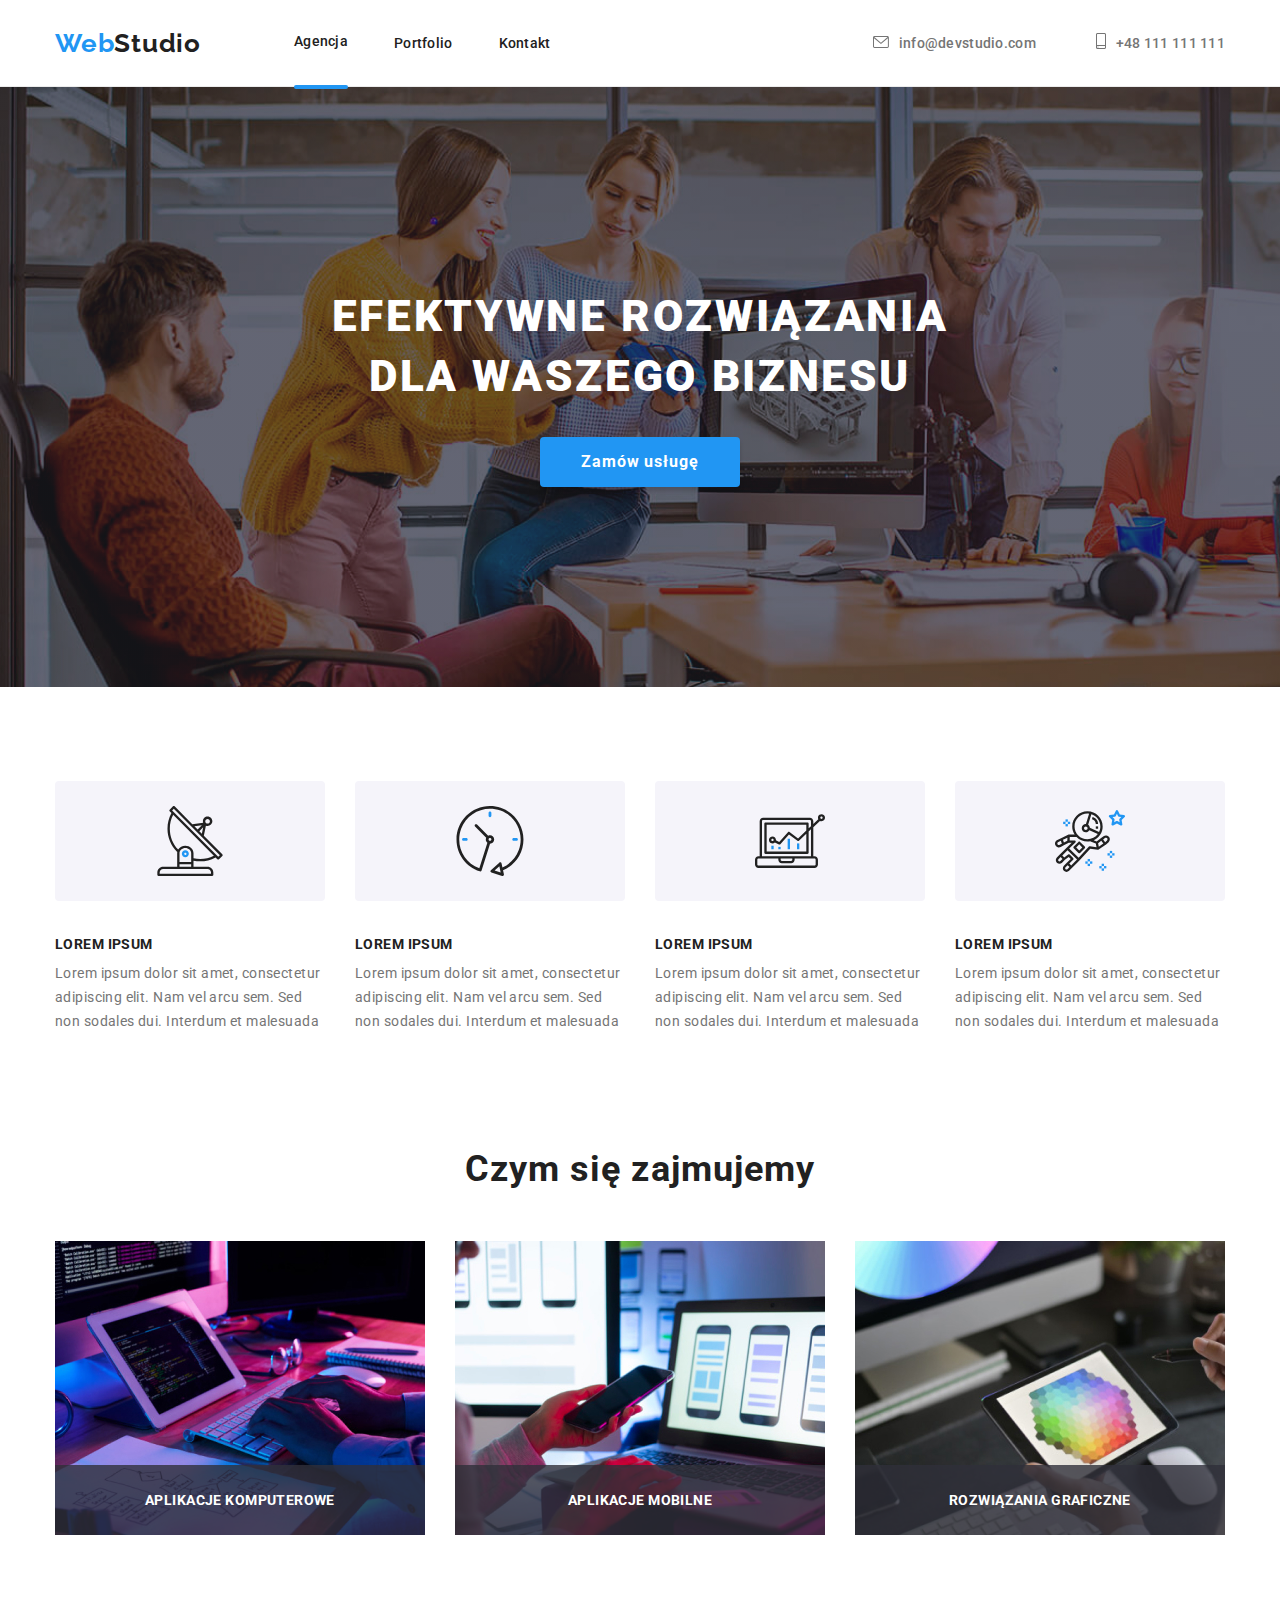
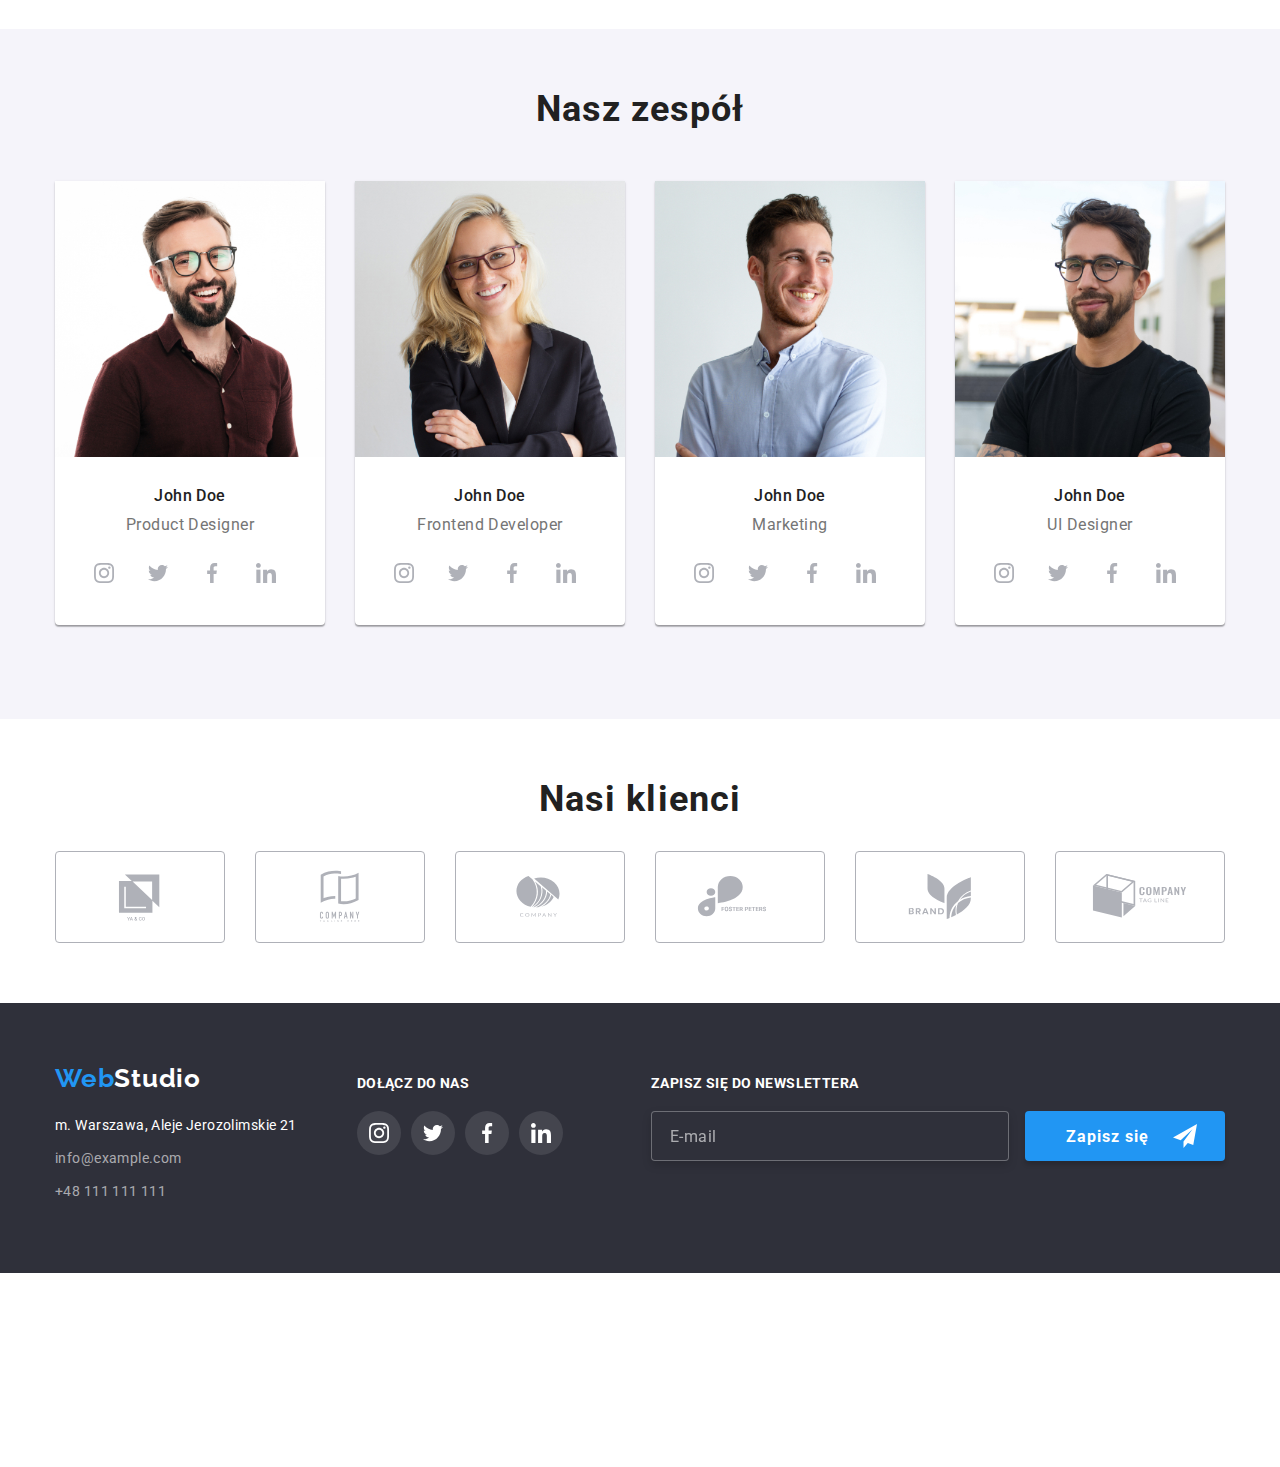
<file: index.html>
<!DOCTYPE html>
<html lang="en">

<head>
    <meta charset="UTF-8" />
    <meta name="description" content="Efektywne rozwiązania dla waszego biznesu" />
    <link rel="stylesheet"
        href="https://cdnjs.cloudflare.com/ajax/libs/modern-normalize/1.0.0/modern-normalize.min.css" />
    <link rel="stylesheet" href="./css/main.min.css">
    <link rel="preconnect" href="https://fonts.googleapis.com">
    <link rel="preconnect" href="https://fonts.gstatic.com" crossorigin>
    <link href="https://fonts.googleapis.com/css2?family=Raleway:wght@700&family=Roboto:wght@400;500;700;900&display=swap" rel="stylesheet">
    <meta name="viewport" content="width=device-width, initial-scale=1.0" />
    <title>WebStudio</title>
</head>

<body>
    <section class="navigationsection">
        <header class="header">
            <div class="container">
                <a class="logo link" href="index.html">Web<span class="logo--lighttheme">Studio</span></a>
                <nav class="nav">
                    <ul class="navigation">
                        <li class="navigation__item current"><a class="navigation__link"
                                href="index.html">Agencja</a>
                        </li>
                        <li class="navigation__item"><a class="navigation__link"
                                href="portfolio.html">Portfolio</a></li>
                        <li class="navigation__item"><a class="navigation__link" href="#">Kontakt</a></li>
                    </ul>
                </nav>

                <ul class="contact">
                    <li class="contact__item"><a class="contact__link--icon-mail link" href="mailto:info@devstudio.com"><svg
                                class="contact__link--icon-mail" width="16" height="12">
                                <use href="images/icons.svg#icon-envelope"></use>
                            </svg></a></li>
                    <li class="contact__item"><a class="contact__link--mail link" href="mailto:info@devstudio.com">info@devstudio.com</a></li>
                    <li class="contact__item"><a class="contact__link--icon-phone link" href="tel:+48111111111"><svg
                                class="contact__link--icon-phone link" width="10" height="16">
                                <use href="images/icons.svg#icon-smartphone"></use></a></li>
                    <li class="contact__item"><a class="contact__link--phone link" href="tel:+48111111111">+48 111 111 111</a></li>
                </ul>
                <button type="button" class="menu-open" data-menu-open>
                    <svg width="18.67" height="18.67">
                        <use href="images/icons.svg#icon-close"></use>
                    </svg>
                </button>
            </div>
        </header>
    </section>


    <main>

        <section class="backgroundsection">
            <div class="container">
                <h1 class="background__header">EFEKTYWNE ROZWIĄZANIA DLA WASZEGO BIZNESU</h1>
                <button class="background__button" type="button" data-modal-open>Zamów usługę</button>
            </div>

        </section>

        <section class="featuressection">
            <div class="container">
                <ul class="features">
                    <li class="features__item">
                        <svg class="features__icon" width="70" height="70">
                            <use href="images/icons.svg#icon-antenna"></use>
                        </svg>
                        <h3 class="features__title">LOREM IPSUM</h3>
                        <p class="features__description"> Lorem ipsum dolor sit amet, consectetur
                            adipiscing elit. Nam vel arcu sem. Sed
                            non sodales dui. Interdum et malesuada</p>
                    </li>
                    <li class="features__item">
                        <svg class="features__icon" width="70" height="70">
                            <use href="images/icons.svg#icon-clock"></use>
                        </svg>
                        <h3 class="features__title">LOREM IPSUM</h3>
                        <p class="features__description"> Lorem ipsum dolor sit amet, consectetur
                            adipiscing elit. Nam vel arcu sem. Sed
                            non sodales dui. Interdum et malesuada</p>
                    </li>
                    <li class="features__item">
                        <svg class="features__icon" width="70" height="70">
                            <use href="images/icons.svg#icon-diagram"></use>
                        </svg>
                        <h3 class="features__title">LOREM IPSUM</h3>
                        <p class="features__description"> Lorem ipsum dolor sit amet, consectetur
                            adipiscing elit. Nam vel arcu sem. Sed
                            non sodales dui. Interdum et malesuada</p>
                    </li>
                    <li class="features__item">
                        <svg class="features__icon" width="70" height="70">
                            <use href="images/icons.svg#icon-astronaut"></use>
                        </svg>
                        <h3 class="features__title">LOREM IPSUM</h3>
                        <p class="features__description"> Lorem ipsum dolor sit amet, consectetur
                            adipiscing elit. Nam vel arcu sem. Sed
                            non sodales dui. Interdum et malesuada</p>
                    </li>
                </ul>
            </div>
        </section>

        <section class="offersection">
            <div class="container">
                <h2 class="offer__header">Czym się zajmujemy</h2>
                <ul class="offer">
                    <li class="offer__item">
                        <div class="thumb">
                            <img src="images/img1resized.jpg" 
                                srcset="images/img1@1x.jpg 1x, images/img1@2x.jpg 2x"
                                alt="computer" 
                                width="370" 
                                height="294" />
                            <p class="label">APLIKACJE KOMPUTEROWE</p>
                        </div>
                    </li>
                    <li class="offer__item">
                        <div class="thumb">
                            <img src="images/img2resized.jpg" 
                                srcset="images/img2@1x.jpg 1x, images/img2@2x.jpg 2x"
                                alt="phone" 
                                width="370" 
                                height="294" />
                            <p class="label">APLIKACJE MOBILNE</p>
                        </div>
                    </li>
                    <li class="offer__item">
                        <div class="thumb">
                            <img src="images/img3resized.jpg"
                                srcset="images/img3@1x.jpg 1x, images/img3@2x.jpg 2x" 
                                alt="tablet" 
                                width="370" 
                                height="294" />
                            <p class="label">ROZWIĄZANIA GRAFICZNE</p>
                        </div>
                        
                    </li>
                </ul>
            </div>
        </section>

        <section class="teamsection">
            <div class="container">
                <h2 class="team__header">Nasz zespół</h2>
                <ul class="team">
                    <li class="team__item">
                        <figure class="team__card">
                            <picture>
                                <source
                                srcset="images/productdesigner_mobile@1x.jpg 1x, images/productdesigner_mobile@2x.jpg 2x"
                                media="(min-width:320px)"/>
                                <source
                                srcset="images/productdesigner_tablet@1x.jpg 1x, images/productdesigner_tablet@2x.jpg 2x"
                                media="(min-width:768px)"/>
                                <source
                                srcset="images/productdesigner_desktop@1x.jpg 1x, images/productdesigner_desktop@2x.jpg 2x"
                                media="(min-width:1200px)"/>
                                <img src="images/productdesignerresized.jpg" 
                                alt="Product Designer"
                                />
                            </picture>
                            <figcaption>
                                <p class="team__name">John Doe</p>
                                <p class="team__position">Product Designer</p>
                                <ul class="socialmedia">
                                    <li class="socialmedia__item">
                                        <a class="socialmedia__link" href="#">
                                            <svg class="socialmedia__icon" width="20" height="20">
                                                <use href="images/icons.svg#icon-instagram"></use>
                                            </svg>
                                        </a>
                                    </li>
                                    <li class="socialmedia__item">
                                        <a class="socialmedia__link" href="#">
                                            <svg class="socialmedia__icon" width="20" height="20">
                                                <use href="images/icons.svg#icon-twitter"></use>
                                            </svg>
                                        </a>
                                    </li>
                                    <li class="socialmedia__item">
                                        <a class="socialmedia__link" href="#">
                                            <svg class="socialmedia__icon" width="20" height="20">
                                                <use href="images/icons.svg#icon-facebook"></use>
                                            </svg>
                                        </a>
                                    </li>
                                    <li class="socialmedia__item">
                                        <a class="socialmedia__link" href="#">
                                            <svg class="socialmedia__icon" width="20" height="20">
                                                <use href="images/icons.svg#icon-linkedin"></use>
                                            </svg>
                                        </a>
                                    </li>
                                </ul>
                            </figcaption>
                        </figure>
                    </li>

                    <li class="team__item">
                        <figure class="team__card">
                            <picture>
                                <source
                                srcset="images/frontenddeveloper_mobile@1x.jpg 1x, images/frontenddeveloper_mobile@2x.jpg 2x"
                                media="(min-width:320px)"/>
                                <source
                                srcset="images/frontenddeveloper_tablet@1x.jpg 1x, images/frontenddeveloper_tablet@2x.jpg 2x"
                                media="(min-width:768px)"/>
                                <source
                                srcset="images/frontenddeveloper_desktop@1x.jpg 1x, images/frontenddeveloper_desktop@2x.jpg 2x"
                                media="(min-width:1200px)"/>
                                <img src="images/frontenddeveloperresized.jpg" 
                                alt="Frontend Developer"
                                />
                            </picture>
                            <figcaption>
                                <p class="team__name">John Doe</p>
                                <p class="team__position">Frontend Developer</p>
                                <ul class="socialmedia">
                                    <li class="socialmedia__item">
                                        <a class="socialmedia__link" href="#">
                                            <svg class="socialmedia__icon" width="20" height="20">
                                                <use href="images/icons.svg#icon-instagram"></use>
                                            </svg>
                                        </a>
                                    </li>
                                    <li class="socialmedia__item">
                                        <a class="socialmedia__link" href="#">
                                            <svg class="socialmedia__icon" width="20" height="20">
                                                <use href="images/icons.svg#icon-twitter"></use>
                                            </svg>
                                        </a>
                                    </li>
                                    <li class="socialmedia__item">
                                        <a class="socialmedia__link" href="#">
                                            <svg class="socialmedia__icon" width="20" height="20">
                                                <use href="images/icons.svg#icon-facebook"></use>
                                            </svg>
                                        </a>
                                    </li>
                                    <li class="socialmedia__item">
                                        <a class="socialmedia__link" href="#">
                                            <svg class="socialmedia__icon" width="20" height="20">
                                                <use href="images/icons.svg#icon-linkedin"></use>
                                            </svg>
                                        </a>
                                    </li>
                                </ul>
                            </figcaption>
                        </figure>
                    </li>

                    <li class="team__item">
                        <figure class="team__card">
                            <picture>
                                <source
                                srcset="images/marketing_mobile@1x.jpg 1x, images/marketing_mobile@2x.jpg 2x"
                                media="(min-width:320px)"/>
                                <source
                                srcset="images/marketing_tablet@1x.jpg 1x, images/marketing_tablet@2x.jpg 2x"
                                media="(min-width:768px)"/>
                                <source
                                srcset="images/marketing_desktop@1x.jpg 1x, images/marketing_desktop@2x.jpg 2x"
                                media="(min-width:1200px)"/>
                                <img src="images/marketingresized.jpg" 
                                alt="Marketing"
                                />
                            </picture>
                            <figcaption>
                                <p class="team__name">John Doe</p>
                                <p class="team__position">Marketing</p>
                                <ul class="socialmedia">
                                    <li class="socialmedia__item">
                                        <a class="socialmedia__link" href="#">
                                            <svg class="socialmedia__icon" width="20" height="20">
                                                <use href="images/icons.svg#icon-instagram"></use>
                                            </svg>
                                        </a>
                                    </li>
                                    <li class="socialmedia__item">
                                        <a class="socialmedia__link" href="#">
                                            <svg class="socialmedia__icon" width="20" height="20">
                                                <use href="images/icons.svg#icon-twitter"></use>
                                            </svg>
                                        </a>
                                    </li>
                                    <li class="socialmedia__item">
                                        <a class="socialmedia__link" href="#">
                                            <svg class="socialmedia__icon" width="20" height="20">
                                                <use href="images/icons.svg#icon-facebook"></use>
                                            </svg>
                                        </a>
                                    </li>
                                    <li class="socialmedia__item">
                                        <a class="socialmedia__link" href="#">
                                            <svg class="socialmedia__icon" width="20" height="20">
                                                <use href="images/icons.svg#icon-linkedin"></use>
                                            </svg>
                                        </a>
                                    </li>
                                </ul>
                            </figcaption>
                        </figure>
                    </li>

                    <li class="team__item">
                        <figure class="team__card">
                            <picture>
                                <source
                                srcset="images/uidesigner_mobile@1x.jpg 1x, images/uidesigner_mobile@2x.jpg 2x"
                                media="(min-width:320px)"/>
                                <source
                                srcset="images/uidesigner_tablet@1x.jpg 1x, images/uidesigner_tablet@2x.jpg 2x"
                                media="(min-width:768px)"/>
                                <source
                                srcset="images/uidesigner_desktop@1x.jpg 1x, images/uidesigner_desktop@2x.jpg 2x"
                                media="(min-width:1200px)"/>
                                <img src="images/uidesignerresized.jpg" 
                                alt="UI Designer"
                                />
                            </picture>
                            <figcaption>
                                <p class="team__name">John Doe</p>
                                <p class="team__position">UI Designer</p>
                                <ul class="socialmedia">
                                    <li class="socialmedia__item">
                                        <a class="socialmedia__link" href="#">
                                            <svg class="socialmedia__icon" width="20" height="20">
                                                <use href="images/icons.svg#icon-instagram"></use>
                                            </svg>
                                        </a>
                                    </li>
                                    <li class="socialmedia__item">
                                        <a class="socialmedia__link" href="#">
                                            <svg class="socialmedia__icon" width="20" height="20">
                                                <use href="images/icons.svg#icon-twitter"></use>
                                            </svg>
                                        </a>
                                    </li>
                                    <li class="socialmedia__item">
                                        <a class="socialmedia__link" href="#">
                                            <svg class="socialmedia__icon" width="20" height="20">
                                                <use href="images/icons.svg#icon-facebook"></use>
                                            </svg>
                                        </a>
                                    </li>
                                    <li class="socialmedia__item">
                                        <a class="socialmedia__link" href="#">
                                            <svg class="socialmedia__icon" width="20" height="20">
                                                <use href="images/icons.svg#icon-linkedin"></use>
                                            </svg>
                                        </a>
                                    </li>
                                </ul>
                            </figcaption>
                        </figure>
                    </li>
                </ul>
            </div>

        </section>

        <section class="customerssection">
            <div class="container">
                <h2 class="customers__header">Nasi klienci</h2>
                <ul class="customers">
                    <li class="customers__item">
                        <a class="customers__link" href="#">
                            <svg class="customers__icon" width="106" height="60.04">
                                <use href="images/icons.svg#icon-logo1"></use>
                            </svg>
                        </a>
                    </li>
                    <li class="customers__item">
                        <a class="customers__link" href="#">
                            <svg class="customers__icon" width="106" height="60.04">
                                <use href="images/icons.svg#icon-logo2"></use>
                            </svg>
                        </a>
                    </li>
                    <li class="customers__item">
                        <a class="customers__link" href="#">
                            <svg class="customers__icon" width="106" height="60.04">
                                <use href="images/icons.svg#icon-logo3"></use>
                            </svg>
                        </a>
                    </li>
                    <li class="customers__item">
                        <a class="customers__link" href="#">
                            <svg class="customers__icon" width="106" height="60.04">
                                <use href="images/icons.svg#icon-logo4"></use>
                            </svg>
                        </a>
                    </li>
                    <li class="customers__item">
                        <a class="customers__link" href="#">
                            <svg class="customers__icon" width="106" height="60.04">
                                <use href="images/icons.svg#icon-logo5"></use>
                            </svg>
                        </a>
                    </li>
                    <li class="customers__item">
                        <a class="customers__link" href="#">
                            <svg class="customers__icon" width="106" height="60.04">
                                <use href="images/icons.svg#icon-logo6"></use>
                            </svg>
                        </a>
                    </li>
                </ul>
            </div>
        </section>
    </main>
    <footer class="footersection">
        <div class="container">
            <ul class="footer">
                <li class="information">
                    <a class="logo" href="index.html">Web<span class="logo--darktheme">Studio</span></a>
                    <address class="information__address">
                        <p>m. Warszawa, Aleje Jerozolimskie 21</p>
                        <a class="information__mail" href="mailto:info@example.com">info@example.com</a>
                        <a class="information__phone" href="tel:+48111111111">+48 111 111 111</a>
                    </address>
                </li>
                <li class="join">
                    <h4 class="join__header">DOŁĄCZ DO NAS</h4>
                    <ul class="socialmedia">
                        <li class="socialmedia__item">
                            <a class="socialmedia__link--darktheme" href="#">
                                <svg class="socialmedia__icon" width="20" height="20">
                                    <use href="images/icons.svg#icon-instagram"></use>
                                </svg>
                            </a>
                        </li>
                        <li class="socialmedia__item">
                            <a class="socialmedia__link--darktheme" href="#">
                                <svg class="socialmedia__icon" width="20" height="20">
                                    <use href="images/icons.svg#icon-twitter"></use>
                                </svg>
                            </a>
                        </li>
                        <li class="socialmedia__item">
                            <a class="socialmedia__link--darktheme" href="#">
                                <svg class="socialmedia__icon" width="20" height="20">
                                    <use href="images/icons.svg#icon-facebook"></use>
                                </svg>
                            </a>
                        </li>
                        <li class="socialmedia__item">
                            <a class="socialmedia__link--darktheme" href="#">
                                <svg class="socialmedia__icon" width="20" height="20">
                                    <use href="images/icons.svg#icon-linkedin"></use>
                                </svg>
                            </a>
                        </li>
                    </ul>
                </li>
                <li class="newsletter">
                    <h4 class="newsletter__header">ZAPISZ SIĘ DO NEWSLETTERA</h4>
                    <form class="newsletter__form">
                        <label>
                            <input type="email" class="newsletter__input" name="email" placeholder="E-mail"/>
                        </label>
                        <button class="newsletter__button" type="submit"><p class=sign-in>Zapisz się</p>
                            <svg class="newsletter__icon" width="24" height="24">
                                <use href="images/icons.svg#icon-icon-send"></use>
                            </svg>
                        </button>
                    </form>
                </li>
            </ul>
        </div>
    </footer>

    <div class="backdrop is-hidden" data-modal>
        <div class="modal">
            <button type="button" class="close-btn" data-modal-close>
                <svg width="18" height="18">
                    <use href="images/icons.svg#icon-close"></use>
                </svg>
            </button>
            <h2 class="modalform__header">
                Zostaw swoje dane w formularzu poniżej
              </h2>
              <form class="modalform" name="signup-form">
                <label class="modalform__label">
                  Imię
                  <span class="modalform__wrapper">
                    <input class="modalform__input" type="text" name="user-name" />
                    <svg class="modalform__icon" width="18" height="18">
                      <use href="./images/icons.svg#icon-person-black"></use>
                    </svg>
                  </span>
                </label>
                <label class="modalform__label">
                  Telefon
                  <span class="modalform__wrapper">
                    <input class="modalform__input" type="tel" name="user-phone" />
                    <svg class="modalform__icon" width="18" height="18">
                      <use href="./images/icons.svg#icon-phone-black"></use>
                    </svg>
                  </span>
                </label>
                <label class="modalform__label">
                  Email
                  <span class="modalform__wrapper">
                    <input class="modalform__input" type="email" name="user-email" />
                    <svg class="modalform__icon" width="18" height="18">
                      <use href="./images/icons.svg#icon-email-black"></use>
                    </svg>
                  </span>
                </label>
                <label class="modalform__label">
                  Komentarz
                  <textarea class="modalform__textarea name="user-message" rows="7" placeholder="Wprowadź tekst"></textarea>
                </label>
                <div class="policy">
                    <input
                      id="user-policy"
                      type="checkbox"
                      class="policy__checkbox visually-hidden"
                      name="policy"
                      value="accept-policy"
                    />
                    <label for="user-policy" class="policy__text">
                      Oświadczam, iż akceptuję <a href="#regulamin">Regulamin</a> i
                      <a href="#policy">Politykę Prywatności.</a>
                    </label>
                  </div>
                  <button type="submit" class="order-btn">Wyślij</button>
            </form>
        </div>
    </div>
    <script src="./js/modal.js"></script>

    <div class="backdrop-menu is-hidden" data-menu>
        <div class="menu-modal">
            <button type="button" class="menu-close-btn" data-menu-close>
                <svg width="18" height="18">
                    <use href="images/icons.svg#icon-close"></use>
                </svg>
            </button>
            <ul class="menu-mobile">
                <li class="menu-mobile__item">
                    <a class="menu-mobile__link" href="index.html">Agencja</a>
                </li>
                <li class="menu-mobile__item">
                    <a class="menu-mobile__link" href="portfolio.html">Portfolio</a>
                </li>
                <li class="menu-mobile__item">
                    <a class="menu-mobile__link" href="#">Kontakt</a>
                </li>
            </ul>
            <ul class="menu-contact">
                <li class="menu-contact__item--phone">
                    <a class="menu-contact__link" href="tel:+48111111111">+48 111 111 111</a>
                </li>
                <li class="menu-contact__item--mail">
                    <a class="menu-contact__link" href="mailto:info@devstudio.com">info@devstudio.com</a>
                </li>
            </ul>
            <ul class="menu-social">
                <li class="menu-social__item">
                    <a class="menu-social__link" href="#">Instagram</a>
                </li>
                <li class="menu-social__item">
                    <a class="menu-social__link" href="#">Twitter</a>
                </li>
                <li class="menu-social__item">
                    <a class="menu-social__link" href="#">Facebook</a>
                </li>
                <li class="menu-social__item">
                    <a class="menu-social__link" href="#">LinkedIn</a>
                </li>
            </ul>
        </div>
    </div>
    <script src="./js/mobile-menu.js"></script>
    

</body>

</html>
</file>
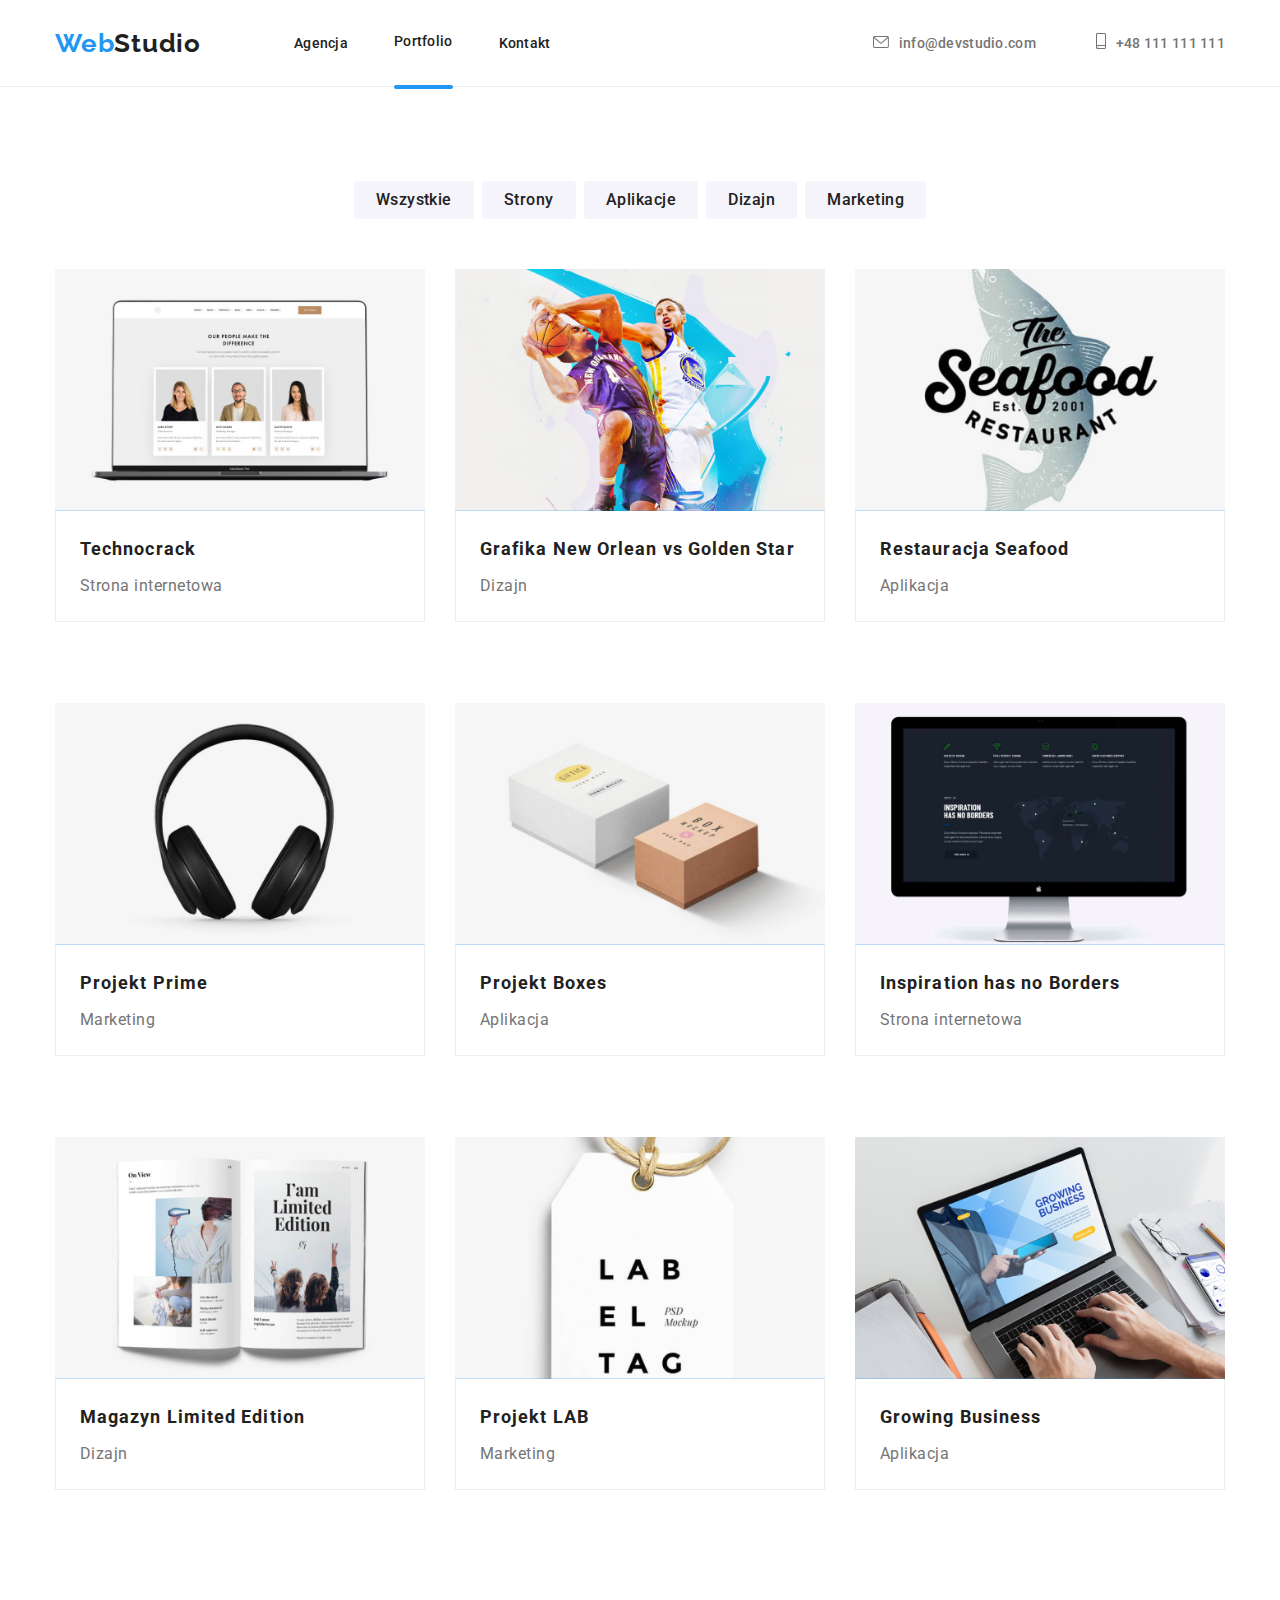
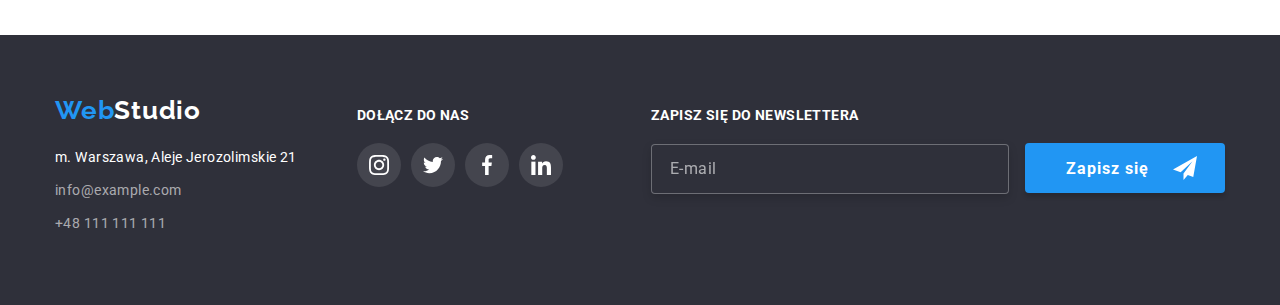
<file: portfolio.html>
<!DOCTYPE html>
<html lang="en">

<head>
    <meta charset="UTF-8" />
    <meta name="description" content="Portfolio" />
    <link rel="stylesheet"
        href="https://cdnjs.cloudflare.com/ajax/libs/modern-normalize/1.0.0/modern-normalize.min.css" />
    <link rel="stylesheet" href="./css/main.min.css">
    <link rel="preconnect" href="https://fonts.googleapis.com">
    <link rel="preconnect" href="https://fonts.gstatic.com" crossorigin>
    <link href="https://fonts.googleapis.com/css2?family=Raleway:wght@700&family=Roboto:wght@400;500;700;900&display=swap" rel="stylesheet">
    <meta name="viewport" content="width=device-width, initial-scale=1.0" />
    <title>WebStudio</title>
</head>

<body>
    <section class="navigationsection">
        <header class="header">
            <div class="container">
                <a class="logo link" href="index.html">Web<span class="logo--lighttheme">Studio</span></a>
                <nav class="nav">
                    <ul class="navigation">
                        <li class="navigation__item"><a class="navigation__link"
                                href="index.html">Agencja</a>
                        </li>
                        <li class="navigation__item current"><a class="navigation__link"
                                href="portfolio.html">Portfolio</a></li>
                        <li class="navigation__item"><a class="navigation__link" href="#">Kontakt</a></li>
                    </ul>
                </nav>

                <ul class="contact">
                    <li class="contact__item"><a class="contact__link--icon-mail link" href="mailto:info@devstudio.com"><svg
                                class="contact__link--icon-mail" width="16" height="12">
                                <use href="images/icons.svg#icon-envelope"></use>
                            </svg></a></li>
                    <li class="contact__item"><a class="contact__link--mail link" href="mailto:info@devstudio.com">info@devstudio.com</a></li>
                    <li class="contact__item"><a class="contact__link--icon-phone link" href="tel:+48111111111"><svg
                                class="contact__link--icon-phone link" width="10" height="16">
                                <use href="images/icons.svg#icon-smartphone"></use></a></li>
                    <li class="contact__item"><a class="contact__link--phone link" href="tel:+48111111111">+48 111 111 111</a></li>
                </ul>
            </div>
        </header>
    </section>
    <main>
        <section class="menusection"> 
            <div class="container">
            <ul class="menu">
                <li class="menu__item"><button class="menu__button" type="button">Wszystkie</button></li>
                <li class="menu__item"><button class="menu__button" type="button">Strony</button></li>
                <li class="menu__item"><button class="menu__button" type="button">Aplikacje</button></li>
                <li class="menu__item"><button class="menu__button" type="button">Dizajn</button></li>
                <li class="menu__item"><button class="menu__button" type="button">Marketing</button></li>
            </ul>
            </div>

        </section>
        <section class="projectssection">
            <div class="container">
                <ul class="projects">
                    <li class="projects__item">
                        <figure class="pic">
                            <div class="box">
                                <picture>
                                    <source
                                    srcset="images/technocrack_mobile@1x.jpg 1x, images/technocrack_mobile@2x.jpg 2x"
                                    media="(min-width:320px)"/>
                                    <source
                                    srcset="images/technocrack_tablet@1x.jpg 1x, images/technocrack_tablet@2x.jpg 2x"
                                    media="(min-width:768px)"/>
                                    <source
                                    srcset="images/technocrack_desktop@1x.jpg 1x, images/technocrack_desktop@2x.jpg 2x"
                                    media="(min-width:1200px)"/>
                                    <img src="images/technocrackresized.jpg" 
                                    alt="Technocrack"
                                    />
                                </picture>
                                <div class="overlay">
                                    <p>Technocrack jest popularną platformą wykorzystywaną do rozpowszechniania koronawirusa. Firmy wykorzystują tę
                                        platformę
                                        do celów szpiegowskich i ataków na niezabezpieczone serwery konkurencji</p>
                                </div>
                            </div>
                            <figcaption>
                                <p class="projects__title">Technocrack</p>
                                <p class="projects__description">Strona internetowa</p>
                            </figcaption>
                        </figure>
                    </li>

                    <li class="projects__item">
                        <figure class="pic">
                            <div class="box">
                                <picture>
                                    <source
                                    srcset="images/grafikaneworlean_mobile@1x.jpg 1x, images/grafikaneworlean_mobile@2x.jpg 2x"
                                    media="(min-width:320px)"/>
                                    <source
                                    srcset="images/grafikaneworlean_tablet@1x.jpg 1x, images/grafikaneworlean_tablet@2x.jpg 2x"
                                    media="(min-width:768px)"/>
                                    <source
                                    srcset="images/grafikaneworlean_desktop@1x.jpg 1x, images/grafikaneworlean_desktop@2x.jpg 2x"
                                    media="(min-width:1200px)"/>
                                    <img src="images/grafikaneworleanresized.jpg" 
                                    alt="Grafika New Orlean vs Golden Star"
                                    />
                                </picture>
                                <div class="overlay">
                                    <p>Technocrack jest popularną platformą wykorzystywaną do rozpowszechniania koronawirusa. Firmy wykorzystują tę
                                        platformę
                                        do celów szpiegowskich i ataków na niezabezpieczone serwery konkurencji</p>
                                </div>
                            </div>
                            <figcaption>
                                <p class="projects__title">Grafika New Orlean vs Golden Star</p>
                                <p class="projects__description">Dizajn</p>
                            </figcaption>
                        </figure>
                    </li>

                    <li class="projects__item">
                        <figure class="pic">
                            <div class="box">
                                <picture>
                                    <source
                                    srcset="images/restauracjaseafood_mobile@1x.jpg 1x, images/restauracjaseafood_mobile@2x.jpg 2x"
                                    media="(min-width:320px)"/>
                                    <source
                                    srcset="images/restauracjaseafood_tablet@1x.jpg 1x, images/restauracjaseafood_tablet@2x.jpg 2x"
                                    media="(min-width:768px)"/>
                                    <source
                                    srcset="images/restauracjaseafood_desktop@1x.jpg 1x, images/restauracjaseafood_desktop@2x.jpg 2x"
                                    media="(min-width:1200px)"/>
                                    <img src="images/restauracjaseafoodresized.jpg" 
                                    alt="Restauracja Seafood"
                                    />
                                </picture>
                                <div class="overlay">
                                    <p>Technocrack jest popularną platformą wykorzystywaną do rozpowszechniania koronawirusa. Firmy wykorzystują tę
                                        platformę
                                        do celów szpiegowskich i ataków na niezabezpieczone serwery konkurencji</p>
                                </div>
                            </div>
                            <figcaption>
                                <p class="projects__title">Restauracja Seafood</p>
                                <p class="projects__description">Aplikacja</p>
                            </figcaption>
                        </figure>
                    </li>

                    <li class="projects__item">
                        <figure class="pic">
                            <div class="box">
                                <picture>
                                    <source
                                    srcset="images/projektprime_mobile@1x.jpg 1x, images/projektprime_mobile@2x.jpg 2x"
                                    media="(min-width:320px)"/>
                                    <source
                                    srcset="images/projektprime_tablet@1x.jpg 1x, images/projektprime_tablet@2x.jpg 2x"
                                    media="(min-width:768px)"/>
                                    <source
                                    srcset="images/projektprime_desktop@1x.jpg 1x, images/projektprime_desktop@2x.jpg 2x"
                                    media="(min-width:1200px)"/>
                                    <img src="images/projektprimeresized.jpg" 
                                    alt="Projekt Prime"
                                    />
                                </picture>
                                <div class="overlay">
                                    <p>Technocrack jest popularną platformą wykorzystywaną do rozpowszechniania koronawirusa. Firmy wykorzystują tę
                                        platformę
                                        do celów szpiegowskich i ataków na niezabezpieczone serwery konkurencji</p>
                                </div>
                            </div>
                            <figcaption>
                                <p class="projects__title">Projekt Prime</p>
                                <p class="projects__description">Marketing</p>
                            </figcaption>
                        </figure>
                    </li>

                    <li class="projects__item">
                        <figure class="pic">
                            <div class="box">
                                <picture>
                                    <source
                                    srcset="images/projektboxes_mobile@1x.jpg 1x, images/projektboxes_mobile@2x.jpg 2x"
                                    media="(min-width:320px)"/>
                                    <source
                                    srcset="images/projektboxes_tablet@1x.jpg 1x, images/projektboxes_tablet@2x.jpg 2x"
                                    media="(min-width:768px)"/>
                                    <source
                                    srcset="images/projektboxes_desktop@1x.jpg 1x, images/projektboxes_desktop@2x.jpg 2x"
                                    media="(min-width:1200px)"/>
                                    <img src="images/projektboxesresized.jpg" 
                                    alt="Projekt Boxes"
                                    />
                                </picture>
                                <div class="overlay">
                                    <p>Technocrack jest popularną platformą wykorzystywaną do rozpowszechniania koronawirusa. Firmy wykorzystują tę
                                        platformę
                                        do celów szpiegowskich i ataków na niezabezpieczone serwery konkurencji</p>
                                </div>
                            </div>
                            <figcaption>
                                <p class="projects__title">Projekt Boxes</p>
                                <p class="projects__description">Aplikacja</p>
                            </figcaption>
                        </figure>
                    </li>

                    <li class="projects__item">
                        <figure class="pic">
                            <div class="box">
                                <picture>
                                    <source
                                    srcset="images/inspirationhasnoborders_mobile@1x.jpg 1x, images/inspirationhasnoborders_mobile@2x.jpg 2x"
                                    media="(min-width:320px)"/>
                                    <source
                                    srcset="images/inspirationhasnoborders_tablet@1x.jpg 1x, images/inspirationhasnoborders_tablet@2x.jpg 2x"
                                    media="(min-width:768px)"/>
                                    <source
                                    srcset="images/inspirationhasnoborders_desktop@1x.jpg 1x, images/inspirationhasnoborders_desktop@2x.jpg 2x"
                                    media="(min-width:1200px)"/>
                                    <img src="images/inspirationhasnobordersresized.jpg" 
                                    alt="Inspiration has no Borders"
                                    />
                                </picture>
                                <div class="overlay">
                                    <p>Technocrack jest popularną platformą wykorzystywaną do rozpowszechniania koronawirusa. Firmy wykorzystują tę
                                        platformę
                                        do celów szpiegowskich i ataków na niezabezpieczone serwery konkurencji</p>
                                </div>
                            </div>
                            <figcaption>
                                <p class="projects__title">Inspiration has no Borders</p>
                                <p class="projects__description">Strona internetowa</p>
                            </figcaption>
                        </figure>
                    </li>

                    <li class="projects__item">
                        <figure class="pic">
                            <div class="box">
                                <picture>
                                    <source
                                    srcset="images/magazynlimitededition_mobile@1x.jpg 1x, images/magazynlimitededition_mobile@2x.jpg 2x"
                                    media="(min-width:320px)"/>
                                    <source
                                    srcset="images/magazynlimitededition_tablet@1x.jpg 1x, images/magazynlimitededition_tablet@2x.jpg 2x"
                                    media="(min-width:768px)"/>
                                    <source
                                    srcset="images/magazynlimitededition_desktop@1x.jpg 1x, images/magazynlimitededition_desktop@2x.jpg 2x"
                                    media="(min-width:1200px)"/>
                                    <img src="images/magazynlimitededitionresized.jpg" 
                                    alt="Magazyn Limited Edition"
                                    />
                                </picture>
                                <div class="overlay">
                                    <p>Technocrack jest popularną platformą wykorzystywaną do rozpowszechniania koronawirusa. Firmy wykorzystują tę
                                        platformę
                                        do celów szpiegowskich i ataków na niezabezpieczone serwery konkurencji</p>
                                </div>
                            </div>
                            <figcaption>
                                <p class="projects__title">Magazyn Limited Edition</p>
                                <p class="projects__description">Dizajn</p>
                            </figcaption>
                        </figure>
                    </li>

                    <li class="projects__item">
                        <figure class="pic">
                            <div class="box">
                                <picture>
                                    <source
                                    srcset="images/projektlab_mobile@1x.jpg 1x, images/projektlab_mobile@2x.jpg 2x"
                                    media="(min-width:320px)"/>
                                    <source
                                    srcset="images/projektlab_tablet@1x.jpg 1x, images/projektlab_tablet@2x.jpg 2x"
                                    media="(min-width:768px)"/>
                                    <source
                                    srcset="images/projektlab_desktop@1x.jpg 1x, images/projektlab_desktop@2x.jpg 2x"
                                    media="(min-width:1200px)"/>
                                    <img src="images/projektlabresized.jpg" 
                                    alt="Projekt LAB"
                                    />
                                </picture>
                                <div class="overlay">
                                    <p>Technocrack jest popularną platformą wykorzystywaną do rozpowszechniania koronawirusa. Firmy wykorzystują tę
                                        platformę
                                        do celów szpiegowskich i ataków na niezabezpieczone serwery konkurencji</p>
                                </div>
                            </div>
                            <figcaption>
                                <p class="projects__title">Projekt LAB</p>
                                <p class="projects__description">Marketing</p>
                            </figcaption>
                        </figure>
                    </li>

                    <li class="projects__item">
                        <figure class="pic">
                            <div class="box">
                                <picture>
                                    <source
                                    srcset="images/growingbusiness_mobile@1x.jpg 1x, images/growingbusiness_mobile@2x.jpg 2x"
                                    media="(min-width:320px)"/>
                                    <source
                                    srcset="images/growingbusiness_tablet@1x.jpg 1x, images/growingbusiness_tablet@2x.jpg 2x"
                                    media="(min-width:768px)"/>
                                    <source
                                    srcset="images/growingbusiness_desktop@1x.jpg 1x, images/growingbusiness_desktop@2x.jpg 2x"
                                    media="(min-width:1200px)"/>
                                    <img src="images/growingbusinessresized.jpg" 
                                    alt="Growing Business"
                                    />
                                </picture>
                                <div class="overlay">
                                    <p>Technocrack jest popularną platformą wykorzystywaną do rozpowszechniania koronawirusa. Firmy wykorzystują tę
                                        platformę
                                        do celów szpiegowskich i ataków na niezabezpieczone serwery konkurencji</p>
                                </div>
                            </div>
                            <figcaption>
                                <p class="projects__title">Growing Business</p>
                                <p class="projects__description">Aplikacja</p>
                            </figcaption>
                        </figure>
                    </li>
                </ul>
            </div>
        </section>

    </main>
    <footer class="footersection">
        <div class="container">
            <ul class="footer">
                <li class="information">
                    <a class="logo" href="index.html">Web<span class="logo--darktheme">Studio</span></a>
                    <address class="information__address">
                        <p>m. Warszawa, Aleje Jerozolimskie 21</p>
                        <a class="information__mail" href="mailto:info@example.com">info@example.com</a>
                        <a class="information__phone" href="tel:+48111111111">+48 111 111 111</a>
                    </address>
                </li>
                <li class="join">
                    <h4 class="join__header">DOŁĄCZ DO NAS</h4>
                    <ul class="socialmedia">
                        <li class="socialmedia__item">
                            <a class="socialmedia__link--darktheme" href="#">
                                <svg class="socialmedia__icon" width="20" height="20">
                                    <use href="images/icons.svg#icon-instagram"></use>
                                </svg>
                            </a>
                        </li>
                        <li class="socialmedia__item">
                            <a class="socialmedia__link--darktheme" href="#">
                                <svg class="socialmedia__icon" width="20" height="20">
                                    <use href="images/icons.svg#icon-twitter"></use>
                                </svg>
                            </a>
                        </li>
                        <li class="socialmedia__item">
                            <a class="socialmedia__link--darktheme" href="#">
                                <svg class="socialmedia__icon" width="20" height="20">
                                    <use href="images/icons.svg#icon-facebook"></use>
                                </svg>
                            </a>
                        </li>
                        <li class="socialmedia__item">
                            <a class="socialmedia__link--darktheme" href="#">
                                <svg class="socialmedia__icon" width="20" height="20">
                                    <use href="images/icons.svg#icon-linkedin"></use>
                                </svg>
                            </a>
                        </li>
                    </ul>
                </li>
                <li class="newsletter">
                    <h4 class="newsletter__header">ZAPISZ SIĘ DO NEWSLETTERA</h4>
                    <form class="newsletter__form">
                        <label>
                            <input type="email" class="newsletter__input" name="email" placeholder="E-mail"/>
                        </label>
                        <button class="newsletter__button" type="submit"><p class=sign-in>Zapisz się</p>
                            <svg class="newsletter__icon" width="24" height="24">
                                <use href="images/icons.svg#icon-icon-send"></use>
                            </svg>
                        </button>
                    </form>
                </li>
            </ul>
        </div>
    </footer>
</body>

</html>
</file>
<file: css/main.min.css>
.visually-hidden{position:absolute !important;clip:rect(1px 1px 1px 1px);clip:rect(1px, 1px, 1px, 1px);padding:0 !important;border:0 !important;height:1px !important;width:1px !important;overflow:hidden;margin-left:54px;-moz-appearance:none;-webkit-appearance:none;appearance:none}:root{--main-font: "Roboto", sans-serif;--secondary-font: "Raleway", sans-serif;--main-color: #212121;--secondary-color: #2196f3;--gray-color:#757575;--background-color:#2f303a;--border-color:#EEEEEE;--white-color:#FFFFFF;--team-background-color:#F5F4FA;--header-border-color:#ECECEC;--social-color:#AFB1B8;--close-color:#000000}body{font-family:var(--main-font);color:var(--main-color);max-width:1600px;margin:0 auto}h1,h2,h3,h4,h5,h6{margin:0}ul{margin:0;padding:0}p{padding:0}img{display:block;max-width:100%;height:auto}.list{list-style:none}.link{text-decoration:none}.container{width:100%;padding:0 15px}@media screen and (min-width: 480px){.container{max-width:480px;padding:0 15px;margin:0 auto}}@media screen and (min-width: 768px){.container{max-width:768px;padding:0 15px}}@media screen and (min-width: 1200px){.container{max-width:1200px;padding:0 15px}}@media screen and (min-width: 320px) and (max-width: 767px){.nav{display:none;height:60px}.navigation,.contact{display:none;align-items:center;list-style:none;margin-left:auto;height:60px}.menu-open{display:flex;margin-left:auto;margin-right:8px;padding-right:0;padding-left:0;padding-top:0;padding-bottom:0;border:none;background:none;transition-property:fill;transition-duration:250ms;transition-timing-function:cubic-bezier(0.4, 0, 0.2, 1)}.menu-open:hover,.menu-open:focus{fill:var(--secondary-color);cursor:pointer}}@media screen and (min-width: 768px) and (max-width: 1199px){.nav{display:flex}.navigation{display:flex;align-items:center;list-style:none;margin-left:83px}.navigation__item{padding-top:32px;padding-bottom:32px}.navigation__item:not(:last-child){margin-right:46px}.navigation__link{font-weight:500;font-size:14px;line-height:1.142;letter-spacing:0.02em;text-decoration:none;color:var(--main-color);transition-property:color, fill;transition-duration:250ms;transition-timing-function:cubic-bezier(0.4, 0, 0.2, 1)}.navigation__link:hover,.navigation__link:focus{color:var(--secondary-color);fill:var(--secondary-color)}.current .navigation__link::after{position:relative;top:35px;display:block;justify-content:center;content:"";width:100%;height:4px;border-radius:2px;background-color:var(--secondary-color)}.contact{list-style:none;display:flex;flex-wrap:wrap;flex-direction:column;justify-content:left;margin-left:auto}.contact__item{padding-top:10px}.contact__link--icon-mail,.contact__link--icon-phone{margin-right:8px}.contact__link--phone,.contact__link--mail,.contact__link--icon-phone,.contact__link--icon-mail{font-weight:500;font-size:14px;line-height:1.142;letter-spacing:0.02em;text-decoration:none;color:var(--gray-color);fill:var(--gray-color);transition-property:color, fill;transition-duration:250ms;transition-timing-function:cubic-bezier(0.4, 0, 0.2, 1)}.contact__link--phone:hover,.contact__link--phone:focus,.contact__link--mail:hover,.contact__link--mail:focus,.contact__link--icon-phone:hover,.contact__link--icon-phone:focus,.contact__link--icon-mail:hover,.contact__link--icon-mail:focus{color:var(--secondary-color);fill:var(--secondary-color)}.menu-open{display:none}}@media screen and (min-width: 1200px){.nav{display:flex}.navigation,.contact{display:flex;align-items:center;list-style:none;margin-left:auto}.navigation__item{padding-top:32px;padding-bottom:32px}.navigation__item:not(:last-child){margin-right:46px}.navigation__link{font-weight:500;font-size:14px;line-height:1.142;letter-spacing:0.02em;text-decoration:none;color:var(--main-color);transition-property:color, fill;transition-duration:250ms;transition-timing-function:cubic-bezier(0.4, 0, 0.2, 1)}.navigation__link:hover,.navigation__link:focus{color:var(--secondary-color);fill:var(--secondary-color)}.current .navigation__link::after{position:relative;top:35px;display:block;justify-content:center;content:"";width:100%;height:4px;border-radius:2px;background-color:var(--secondary-color)}.contact__link--phone,.contact__link--mail{margin-left:10px}.contact__link--icon-phone{margin-left:30px}.contact__link--phone,.contact__link--mail,.contact__link--icon-phone,.contact__link--icon-mail{font-weight:500;font-size:14px;line-height:1.142;letter-spacing:0.02em;text-decoration:none;color:var(--gray-color);fill:var(--gray-color);transition-property:color, fill;transition-duration:250ms;transition-timing-function:cubic-bezier(0.4, 0, 0.2, 1)}.contact__link--phone:hover,.contact__link--phone:focus,.contact__link--mail:hover,.contact__link--mail:focus,.contact__link--icon-phone:hover,.contact__link--icon-phone:focus,.contact__link--icon-mail:hover,.contact__link--icon-mail:focus{color:var(--secondary-color);fill:var(--secondary-color)}.menu-open{display:none}}@media screen and (min-width: 320px) and (max-width: 767px){.logo{font-family:var(--secondary-font);font-weight:700;font-size:26px;line-height:1.192;letter-spacing:0.03em;text-decoration:none;padding-top:16px;padding-bottom:16px;color:var(--secondary-color)}.logo--lighttheme{color:var(--main-color)}.logo--darktheme{color:var(--white-color)}}@media screen and (min-width: 768px) and (max-width: 1199px){.logo{font-family:var(--secondary-font);font-weight:700;font-size:26px;line-height:1.192;letter-spacing:0.03em;text-decoration:none;padding-top:16px;padding-bottom:16px;color:var(--secondary-color)}.logo--lighttheme{color:var(--main-color)}.logo--darktheme{color:var(--white-color)}}@media screen and (min-width: 1200px){.logo{font-family:var(--secondary-font);font-weight:700;font-size:26px;line-height:1.192;letter-spacing:0.03em;text-decoration:none;color:var(--secondary-color);margin-right:93px}.logo--lighttheme{color:var(--main-color)}.logo--darktheme{color:var(--white-color)}}.header{border-bottom:1px solid var(--header-border-color)}.header .container{display:flex;align-items:center}@media screen and (min-width: 320px) and (max-width: 767px){.backgroundsection{background-color:var(--background-color);background-image:linear-gradient(rgba(47,48,58,0.4), rgba(47,48,58,0.4)),url("../images/header_mobile.jpg");background-size:cover;background-repeat:no-repeat;background-position:center top;padding-top:118px;padding-bottom:118px}.background__header{font-weight:900;font-size:26px;line-height:1.615;text-align:center;letter-spacing:0.06em;text-transform:uppercase;margin-left:auto;margin-right:auto;width:100%;color:var(--white-color);margin-bottom:0;margin-top:0;padding-bottom:30px}}@media screen and (min-device-pixel-ratio: 2) and (min-width: 320px) and (max-width: 767px), screen and (min-resolution: 192dpi) and (min-width: 320px) and (max-width: 767px), screen and (min-resolution: 2dppx) and (min-width: 320px) and (max-width: 767px){.backgroundsection{background-image:linear-gradient(rgba(47,48,58,0.4), rgba(47,48,58,0.4)),url("../images/header_mobile@2x.jpg")}}@media screen and (min-width: 768px) and (max-width: 1199px){.backgroundsection{background-color:var(--background-color);background-image:linear-gradient(rgba(47,48,58,0.4), rgba(47,48,58,0.4)),url("../images/header_tablet.jpg");background-size:cover;background-repeat:no-repeat;display:flex;padding-top:118px;padding-bottom:118px}.background__header{font-weight:900;font-size:26px;line-height:1.615;text-align:center;letter-spacing:0.06em;text-transform:uppercase;margin-left:auto;margin-right:auto;width:400px;color:var(--white-color);margin-bottom:0;margin-top:0;padding-bottom:30px}}@media screen and (min-device-pixel-ratio: 2) and (min-width: 768px) and (max-width: 1199px), screen and (min-resolution: 192dpi) and (min-width: 768px) and (max-width: 1199px), screen and (min-resolution: 2dppx) and (min-width: 768px) and (max-width: 1199px){.backgroundsection{background-image:linear-gradient(rgba(47,48,58,0.4), rgba(47,48,58,0.4)),url("../images/header_tablet@2x.jpg")}}@media screen and (min-width: 1200px){.backgroundsection{background-color:var(--background-color);background-image:linear-gradient(rgba(47,48,58,0.4), rgba(47,48,58,0.4)),url("../images/header_desktop.jpg");background-size:cover;background-repeat:no-repeat;display:flex;padding-top:200px;padding-bottom:200px}.background__header{font-weight:900;font-size:44px;line-height:1.363;text-align:center;letter-spacing:0.06em;text-transform:uppercase;margin-left:auto;margin-right:auto;width:696px;color:var(--white-color);padding-bottom:30px}}@media screen and (min-device-pixel-ratio: 2) and (min-width: 1200px), screen and (min-resolution: 192dpi) and (min-width: 1200px), screen and (min-resolution: 2dppx) and (min-width: 1200px){.backgroundsection{background-image:linear-gradient(rgba(47,48,58,0.4), rgba(47,48,58,0.4)),url("../images/header_desktop@2x.jpg")}}@media screen and (min-width: 320px) and (max-width: 767px){.background__button{font-weight:700;font-size:16px;line-height:1.875;display:block;align-items:center;text-align:center;letter-spacing:0.06em;border-style:none;border-radius:4px;color:var(--white-color);background-color:var(--secondary-color);box-shadow:0px 4px 4px rgba(0,0,0,0.15);margin-left:auto;margin-right:auto;padding:10px 41px;transition-property:background-color,color,box-shadow;transition-duration:250ms;transition-timing-function:cubic-bezier(0.4, 0, 0.2, 1)}.background__button:hover,.background__button:focus{box-shadow:0px 3px 1px rgba(0,0,0,0.1),0px 1px 2px rgba(0,0,0,0.08),0px 2px 2px rgba(0,0,0,0.12);cursor:pointer}}@media screen and (min-width: 768px) and (max-width: 1200px){.background__button{font-weight:700;font-size:16px;line-height:1.875;display:block;align-items:center;text-align:center;letter-spacing:0.06em;border-style:none;border-radius:4px;color:var(--white-color);background-color:var(--secondary-color);box-shadow:0px 4px 4px rgba(0,0,0,0.15);margin-left:auto;margin-right:auto;padding:10px 41px;transition-property:background-color,color,box-shadow;transition-duration:250ms;transition-timing-function:cubic-bezier(0.4, 0, 0.2, 1)}.background__button:hover,.background__button:focus{box-shadow:0px 3px 1px rgba(0,0,0,0.1),0px 1px 2px rgba(0,0,0,0.08),0px 2px 2px rgba(0,0,0,0.12);cursor:pointer}}@media screen and (min-width: 1200px){.background__button{font-weight:700;font-size:16px;line-height:1.875;display:block;align-items:center;text-align:center;letter-spacing:0.06em;border-style:none;border-radius:4px;color:var(--white-color);background-color:var(--secondary-color);box-shadow:0px 4px 4px rgba(0,0,0,0.15);margin-left:auto;margin-right:auto;padding:10px 41px;transition-property:background-color,color,box-shadow;transition-duration:250ms;transition-timing-function:cubic-bezier(0.4, 0, 0.2, 1)}.background__button:hover,.background__button:focus{box-shadow:0px 3px 1px rgba(0,0,0,0.1),0px 1px 2px rgba(0,0,0,0.08),0px 2px 2px rgba(0,0,0,0.12);cursor:pointer}}@media screen and (min-width: 320px) and (max-width: 767px){.backdrop{position:fixed;top:0;left:0;width:100%;height:100%;background-color:rgba(0,0,0,0.2);opacity:1;transition-property:opacity;transition-duration:1000ms;transition-timing-function:cubic-bezier(0.4, 0, 0.2, 1)}}@media screen and (min-width: 768px) and (max-width: 1199px){.backdrop{position:fixed;top:0;left:0;width:100%;height:100%;background-color:rgba(0,0,0,0.2);opacity:1;transition-property:opacity;transition-duration:1000ms;transition-timing-function:cubic-bezier(0.4, 0, 0.2, 1)}}@media screen and (min-width: 1200px){.backdrop{position:fixed;top:0;left:0;width:100%;height:100%;background-color:rgba(0,0,0,0.2);opacity:1;transition-property:opacity;transition-duration:1000ms;transition-timing-function:cubic-bezier(0.4, 0, 0.2, 1)}}@media screen and (min-width: 320px) and (max-width: 767px){.modal{position:relative;top:50%;left:50%;transform:translate(-50%, -50%);width:100%;min-height:609px;background-color:var(--white-color);box-shadow:0px 1px 3px rgba(0,0,0,0.12),0px 1px 1px rgba(0,0,0,0.14),0px 2px 1px rgba(0,0,0,0.2);border-radius:4px}.close-btn{display:flex;position:absolute;align-items:center;justify-content:center;top:8px;right:8px;width:30px;height:30px;border-radius:50%;border:1px solid rgba(0,0,0,0.1);background-color:var(--white-color);fill:var(--close-color);cursor:pointer}.is-hidden{opacity:0;pointer-events:none}.modalform{display:flex;flex-direction:column}.modalform__header{font-weight:700;font-size:20px;line-height:1.5;text-align:center;letter-spacing:0.03em;color:var(--main-color);padding-top:30px;margin-bottom:12px;margin-left:40px;margin-right:40px}.modalform__label{margin-right:40px;margin-bottom:10px;margin-left:40px;font-size:12px;line-height:1.166;letter-spacing:0.01em;color:var(--gray-color)}.modalform__wrapper{position:relative;display:block;margin-top:4px}.modalform__input{width:100%;height:40px;border:1px solid rgba(33,33,33,0.2);border-radius:4px;padding-left:42px;transition:border-color 250ms cubic-bezier(0.4, 0, 0.2, 1);outline:none}.modalform__input:hover,.modalform__input:focus{border-color:var(--secondary-color);outline:none}.modalform__input:focus+.modalform__icon{fill:var(--secondary-color)}.modalform__icon{position:absolute;top:50%;transform:translateY(-50%);left:12px;fill:var(--main-color);transition:fill 250ms cubic-bezier(0.4, 0, 0.2, 1)}.modalform__textarea{outline:none;width:100%;height:120px;padding:12px 16px;margin-top:4px;border:1px solid rgba(33,33,33,0.2);border-radius:4px;resize:none;transition:border-color 250ms cubic-bezier(0.4, 0, 0.2, 1)}.modalform__textarea:hover,.modalform__textarea:focus{border-color:var(--secondary-color)}.policy{display:flex;flex-direction:row;flex-wrap:nowrap;margin-right:40px;margin-bottom:30px;margin-left:40px;align-items:center;width:100%;height:14px}.policy__checkbox{appearance:none}.policy__checkbox:checked+.policy__text::before{background-image:url("data:image/svg+xml;charset=utf8,%3Csvg width='16' height='15' viewBox='0 0 16 15' fill='none' xmlns='http://www.w3.org/2000/svg'%3E%3Crect width='16' height='15' rx='2' fill='%232196F3'/%3E%3Cpath d='M3.95703 7.75166L3.88825 7.68604L3.81923 7.75141L2.93123 8.59258L2.85486 8.66492L2.93097 8.73753L6.42671 12.0724L6.49574 12.1382L6.56476 12.0724L14.069 4.91352L14.1449 4.84116L14.069 4.76881L13.1873 3.92764L13.1183 3.86183L13.0493 3.92761L6.49577 10.1735L3.95703 7.75166Z' fill='white' stroke='white' stroke-width='0.2'/%3E%3C/svg%3E");background-size:contain;border-color:var(--secondary-color);background-color:var(--secondary-color);transition-property:background-color, border-color;transition-duration:250ms;transition-timing-function:cubic-bezier(0.4, 0, 0.2, 1)}.policy__text{font-size:12px;line-height:1.171;letter-spacing:0.03em;color:var(--gray-color)}.policy__text::before{display:inline-flex;content:"";width:16px;height:16px;border:2px solid var(--main-color);border-radius:2px;margin-top:20px}.policy__text>a{color:var(--secondary-color)}.order-btn{display:flex;align-items:center;justify-content:center;text-align:center;letter-spacing:0.06em;width:200px;height:50px;background-color:var(--secondary-color);color:var(--white-color);font-weight:700;font-size:16px;line-height:30px;box-shadow:0px 4px 4px rgba(0,0,0,0.15);border-radius:4px;border-style:none;margin-right:auto;margin-bottom:40px;margin-left:auto;transition-property:box-shadow;transition-duration:250ms;transition-timing-function:cubic-bezier(0.4, 0, 0.2, 1)}.order-btn:hover,.order-btn:focus{box-shadow:0px 3px 1px rgba(0,0,0,0.1),0px 1px 2px rgba(0,0,0,0.08),0px 2px 2px rgba(0,0,0,0.12);cursor:pointer}}@media screen and (min-width: 768px) and (max-width: 1190px){.modal{position:relative;top:50%;left:50%;transform:translate(-50%, -50%);width:450px;min-height:609px;background-color:var(--white-color);box-shadow:0px 1px 3px rgba(0,0,0,0.12),0px 1px 1px rgba(0,0,0,0.14),0px 2px 1px rgba(0,0,0,0.2);border-radius:4px}.close-btn{display:flex;position:absolute;align-items:center;justify-content:center;top:8px;right:8px;width:30px;height:30px;border-radius:50%;border:1px solid rgba(0,0,0,0.1);background-color:var(--white-color);fill:var(--close-color);cursor:pointer}.is-hidden{opacity:0;pointer-events:none}.modalform{display:flex;flex-direction:column}.modalform__header{font-weight:700;font-size:20px;line-height:1.5;text-align:center;letter-spacing:0.03em;color:var(--main-color);padding-top:40px;margin-bottom:12px;margin-left:40px;margin-right:40px}.modalform__label{margin-bottom:4px;margin-left:40px;font-size:12px;line-height:1.171;letter-spacing:0.01em;color:var(--gray-color)}.modalform__wrapper{position:relative;display:block;margin-top:4px}.modalform__input{width:370px;height:40px;border:1px solid rgba(33,33,33,0.2);border-radius:4px;padding-left:42px;transition:border-color 250ms cubic-bezier(0.4, 0, 0.2, 1);outline:none}.modalform__input:hover,.modalform__input:focus{border-color:var(--secondary-color);outline:none}.modalform__input:focus+.modalform__icon{fill:var(--secondary-color)}.modalform__icon{position:absolute;top:50%;transform:translateY(-50%);left:12px;fill:var(--main-color);transition:fill 250ms cubic-bezier(0.4, 0, 0.2, 1)}.modalform__textarea{outline:none;width:370px;height:120px;padding:12px 16px;margin-top:4px;margin-bottom:20px;border:1px solid rgba(33,33,33,0.2);border-radius:4px;resize:none;transition:border-color 250ms cubic-bezier(0.4, 0, 0.2, 1)}.modalform__textarea:hover,.modalform__textarea:focus{border-color:var(--secondary-color)}.policy{display:flex;flex-direction:row;flex-wrap:nowrap;margin-right:40px;margin-bottom:30px;margin-left:43px;align-items:center;width:768;height:14px}.policy__checkbox{appearance:none}.policy__checkbox:checked+.policy__text::before{background-image:url("data:image/svg+xml;charset=utf8,%3Csvg width='16' height='15' viewBox='0 0 16 15' fill='none' xmlns='http://www.w3.org/2000/svg'%3E%3Crect width='16' height='15' rx='2' fill='%232196F3'/%3E%3Cpath d='M3.95703 7.75166L3.88825 7.68604L3.81923 7.75141L2.93123 8.59258L2.85486 8.66492L2.93097 8.73753L6.42671 12.0724L6.49574 12.1382L6.56476 12.0724L14.069 4.91352L14.1449 4.84116L14.069 4.76881L13.1873 3.92764L13.1183 3.86183L13.0493 3.92761L6.49577 10.1735L3.95703 7.75166Z' fill='white' stroke='white' stroke-width='0.2'/%3E%3C/svg%3E");background-size:contain;border-color:var(--secondary-color);background-color:var(--secondary-color);transition-property:background-color, border-color;transition-duration:250ms;transition-timing-function:cubic-bezier(0.4, 0, 0.2, 1)}.policy__text{font-size:12px;line-height:1.171;letter-spacing:0.03em;color:var(--gray-color)}.policy__text::before{display:inline-flex;content:"";width:16px;height:16px;border:2px solid var(--main-color);border-radius:2px;margin-top:20px;margin-bottom:31px}.policy__text>a{color:var(--secondary-color)}.order-btn{display:flex;align-items:center;justify-content:center;text-align:center;letter-spacing:0.06em;width:200px;height:50px;background-color:var(--secondary-color);color:var(--white-color);font-weight:700;font-size:16px;line-height:1.875;box-shadow:0px 4px 4px rgba(0,0,0,0.15);border-radius:4px;border-style:none;margin-right:125px;margin-bottom:40px;margin-left:125px;transition-property:box-shadow;transition-duration:250ms;transition-timing-function:cubic-bezier(0.4, 0, 0.2, 1)}.order-btn:hover,.order-btn:focus{box-shadow:0px 3px 1px rgba(0,0,0,0.1),0px 1px 2px rgba(0,0,0,0.08),0px 2px 2px rgba(0,0,0,0.12);cursor:pointer}}@media screen and (min-width: 1200px){.modal{position:relative;top:50%;left:50%;transform:translate(-50%, -50%);width:528px;min-height:581px;background-color:var(--white-color);box-shadow:0px 1px 3px rgba(0,0,0,0.12),0px 1px 1px rgba(0,0,0,0.14),0px 2px 1px rgba(0,0,0,0.2);border-radius:4px}.close-btn{display:flex;position:absolute;align-items:center;justify-content:center;top:8px;right:8px;width:30px;height:30px;border-radius:50%;border:1px solid rgba(0,0,0,0.1);background-color:var(--white-color);fill:var(--close-color);cursor:pointer}.is-hidden{opacity:0;pointer-events:none}.modalform{display:flex;flex-direction:column}.modalform__header{font-weight:700;font-size:20px;line-height:23px;text-align:center;letter-spacing:0.03em;color:var(--main-color);padding-top:40px;margin-bottom:12px}.modalform__label{margin-right:40px;margin-bottom:10px;margin-left:40px;font-size:12px;line-height:14px;letter-spacing:0.01em;color:var(--gray-color)}.modalform__wrapper{position:relative;display:block;margin-top:4px}.modalform__input{width:100%;height:40px;border:1px solid rgba(33,33,33,0.2);border-radius:4px;padding-left:42px;transition:border-color 250ms cubic-bezier(0.4, 0, 0.2, 1);outline:none}.modalform__input:hover,.modalform__input:focus{border-color:var(--secondary-color);outline:none}.modalform__input:focus+.modalform__icon{fill:var(--secondary-color)}.modalform__icon{position:absolute;top:50%;transform:translateY(-50%);left:12px;fill:var(--main-color);transition:fill 250ms cubic-bezier(0.4, 0, 0.2, 1)}.modalform__textarea{outline:none;width:100%;height:120px;padding:12px 16px;margin-top:4px;border:1px solid rgba(33,33,33,0.2);border-radius:4px;resize:none;transition:border-color 250ms cubic-bezier(0.4, 0, 0.2, 1)}.modalform__textarea:hover,.modalform__textarea:focus{border-color:var(--secondary-color)}.policy{display:flex;flex-direction:row;flex-wrap:nowrap;margin-right:54px;margin-bottom:30px;margin-left:55px;align-items:center;width:419px;height:24px}.policy__checkbox{appearance:none}.policy__checkbox:checked+.policy__text::before{background-image:url("data:image/svg+xml;charset=utf8,%3Csvg width='16' height='15' viewBox='0 0 16 15' fill='none' xmlns='http://www.w3.org/2000/svg'%3E%3Crect width='16' height='15' rx='2' fill='%232196F3'/%3E%3Cpath d='M3.95703 7.75166L3.88825 7.68604L3.81923 7.75141L2.93123 8.59258L2.85486 8.66492L2.93097 8.73753L6.42671 12.0724L6.49574 12.1382L6.56476 12.0724L14.069 4.91352L14.1449 4.84116L14.069 4.76881L13.1873 3.92764L13.1183 3.86183L13.0493 3.92761L6.49577 10.1735L3.95703 7.75166Z' fill='white' stroke='white' stroke-width='0.2'/%3E%3C/svg%3E");background-size:contain;border-color:var(--secondary-color);background-color:var(--secondary-color);transition-property:background-color, border-color;transition-duration:250ms;transition-timing-function:cubic-bezier(0.4, 0, 0.2, 1)}.policy__text{font-size:14px;line-height:24px;letter-spacing:0.03em;color:var(--gray-color)}.policy__text::before{display:inline-flex;content:"";width:16px;height:16px;border:2px solid var(--main-color);border-radius:2px;margin-top:20px}.policy__text>a{color:var(--secondary-color)}.order-btn{display:flex;align-items:center;justify-content:center;text-align:center;letter-spacing:0.06em;width:200px;height:50px;background-color:var(--secondary-color);color:var(--white-color);font-weight:700;font-size:16px;line-height:30px;box-shadow:0px 4px 4px rgba(0,0,0,0.15);border-radius:4px;border-style:none;margin-right:164px;margin-bottom:40px;margin-left:164px;transition-property:box-shadow;transition-duration:250ms;transition-timing-function:cubic-bezier(0.4, 0, 0.2, 1)}.order-btn:hover,.order-btn:focus{box-shadow:0px 3px 1px rgba(0,0,0,0.1),0px 1px 2px rgba(0,0,0,0.08),0px 2px 2px rgba(0,0,0,0.12);cursor:pointer}}@media screen and (min-width: 320px) and (max-width: 767px){.menu-page{position:fixed;top:0;left:0;width:100%;height:100%;background-color:rgba(0,0,0,0.2);opacity:1;transition-property:opacity;transition-duration:1000ms;transition-timing-function:cubic-bezier(0.4, 0, 0.2, 1)}}@media screen and (min-width: 1200px){.menu-page{position:fixed;top:50px;left:50%;width:100%;height:100%;background-color:rgba(0,0,0,0.2);opacity:1;transition-property:opacity;transition-duration:1000ms;transition-timing-function:cubic-bezier(0.4, 0, 0.2, 1)}}@media screen and (min-width: 320px) and (max-width: 767px){.menu-modal{position:fixed;top:0;left:50%;transform:translate(-50%, 0);min-width:100%;height:auto;background-color:var(--white-color);box-shadow:0px 1px 3px rgba(0,0,0,0.12),0px 1px 1px rgba(0,0,0,0.14),0px 2px 1px rgba(0,0,0,0.2);border-radius:4px}.menu-close-btn{display:flex;position:absolute;align-items:center;justify-content:center;border:none;top:8px;right:8px;width:30px;height:30px;background-color:var(--white-color);fill:var(--close-color);cursor:pointer;transition-property:fill;transition-duration:250ms;transition-timing-function:cubic-bezier(0.4, 0, 0.2, 1)}.menu-close-btn:hover,.menu-close-btn:focus{fill:var(--secondary-color)}.is-hidden{opacity:0;pointer-events:none}.menu-mobile{margin-top:48px;list-style:none}.menu-mobile__item{font-weight:500;font-size:40px;line-height:1.175;letter-spacing:0.02em;padding-bottom:32px}.menu-mobile__item:last-child{margin-bottom:270px}.menu-mobile__link{text-decoration:none;color:var(--main-color);margin-left:40px;transition-property:color;transition-duration:250ms;transition-timing-function:cubic-bezier(0.4, 0, 0.2, 1)}.menu-mobile__link:hover,.menu-mobile__link:focus{color:var(--secondary-color)}.menu-contact{margin-bottom:32px;list-style:none}.menu-contact__item--phone{font-weight:500;font-size:34px;line-height:40px;letter-spacing:0.02em;color:var(--gray-color);margin-bottom:32px}.menu-contact__item--mail{font-weight:500;font-size:24px;line-height:1.166;letter-spacing:0.02em;color:var(--gray-color);margin-bottom:64px}.menu-contact__link{text-decoration:none;color:var(--gray-color);margin-left:40px;transition-property:color;transition-duration:250ms;transition-timing-function:cubic-bezier(0.4, 0, 0.2, 1)}.menu-contact__link:hover,.menu-contact__link:focus{color:var(--secondary-color)}.menu-social{display:flex;flex-wrap:wrap;list-style:none;margin-left:40px;text-decoration:none}.menu-social__item{text-decoration:none;padding-right:10px;margin-right:10px}.menu-social__item:not(:last-child){border-right:1px solid rgba(33,33,33,0.2)}.menu-social__link{text-decoration:none;color:var(--secondary-color)}}@media screen and (min-width: 320px) and (max-width: 767px){.featuressection{list-style:none;align-items:center;justify-content:center;padding-bottom:60px}.features{display:flex;flex-direction:column;justify-content:center;align-items:center;list-style:none;padding-top:60px}.features__item{width:100%;height:120px;background-color:var(--team-background-color);border-radius:4px;align-items:center;justify-content:center;margin-bottom:136px;padding-top:25px;padding-bottom:25px}.features__icon{align-items:center;display:block;justify-content:center;margin-left:auto;margin-right:auto}.features__title{font-weight:700;line-height:1.142;text-transform:uppercase;color:var(--main-color);width:100%;font-size:14px;letter-spacing:0.03em;margin-top:55px;align-items:center;justify-content:center;margin-left:auto;margin-right:auto}.features__description{line-height:1.714;color:var(--gray-color);margin-top:10px;margin-bottom:0;text-transform:none;font-size:14px;letter-spacing:0.03em;font-weight:400;width:100%;align-items:center;justify-content:center}}@media screen and (min-width: 768px) and (max-width: 1199px){.featuressection{display:flex;padding-top:60px}.features{display:flex;flex-wrap:wrap;list-style:none;align-items:center;justify-content:center;justify-content:center;list-style:none;margin-top:94px;margin-left:-30px;margin-top:-0px}.features__item{width:354px;height:120px;background-color:var(--team-background-color);border-radius:4px;align-items:center;justify-content:center;margin-left:30px;margin-top:0px;margin-bottom:160px;flex-basis:calc(100%/2-30px)}.features__icon{align-items:center;margin:25px 144.34px 25px 144.34px}.features__title{font-weight:700;line-height:1.142;text-transform:uppercase;color:var(--main-color);width:270;font-size:14px;letter-spacing:0.03em;margin-top:30px}.features__description{line-height:1.714;color:var(--gray-color);margin-top:10px;margin-bottom:0;text-transform:none;font-size:14px;letter-spacing:0.03em;font-weight:400;width:270px}}@media screen and (min-width: 1200px){.featuressection{display:flex;flex-wrap:wrap;list-style:none;align-items:center;justify-content:center;padding-bottom:60px}.features{display:flex;justify-content:center;list-style:none;margin-top:94px}.features__item{width:270px;height:120px;background-color:var(--team-background-color);border-radius:4px;align-items:center}.features__item:not(:last-child){margin-right:30px}.features__icon{align-items:center;margin:25px 100px 25px 100px}.features__title{font-weight:700;line-height:1.142;text-transform:uppercase;color:var(--main-color);width:270;font-size:14px;letter-spacing:0.03em;margin-top:30px}.features__description{line-height:1.714;color:var(--gray-color);margin-top:10px;margin-bottom:0;text-transform:none;font-size:14px;letter-spacing:0.03em;font-weight:400;width:270px}}@media screen and (min-width: 320px) and (max-width: 767px){.offersection{display:none}}@media screen and (min-width: 768px) and (max-width: 1199px){.offersection{display:none}}@media screen and (min-width: 1200px){.offersection{padding-top:94px}.offer{display:flex;justify-content:space-evenly;list-style:none}.offer__header{font-weight:700;font-size:36px;line-height:1.166;text-align:center;letter-spacing:0.03em;color:var(--main-color);margin-top:94px;margin-bottom:50px}.offer__item:not(:last-child){margin-right:30px;margin-bottom:94px}.thumb{position:relative;overflow:hidden}.thumb>.label{position:absolute;height:70px;text-align:center;bottom:0;right:0;left:0;margin:0;padding-top:27px;font-family:var(--main-font);font-weight:700;font-size:14px;line-height:1.142;text-align:center;letter-spacing:0.03em;text-transform:uppercase;background-color:rgba(47,48,58,0.8);color:var(--white-color)}}@media screen and (min-width: 320px) and (max-width: 767px){.teamsection{background-color:var(--team-background-color);padding-top:60px;padding-bottom:60px}.team{justify-content:center;list-style:none}.team__header{font-weight:700;font-size:28px;line-height:1.178;text-align:center;letter-spacing:0.03em;color:var(--main-color);padding-bottom:30px}.team__item:not(:first-child){flex-basis:calc(100%/4-30px)}.team__card{box-shadow:0px 1px 3px rgba(0,0,0,0.12),0px 1px 1px rgba(0,0,0,0.14),0px 2px 1px rgba(0,0,0,0.2);border-radius:0px 0px 4px 4px;margin:0;background-color:var(--white-color);justify-content:center;margin-bottom:30px;padding-bottom:24px;width:100%;height:auto}.team__name{font-size:16px;line-height:1.171;letter-spacing:0.03em;font-weight:500;color:var(--main-color);text-align:center;margin:0;padding-top:30px;padding-bottom:10px}.team__position{font-size:16px;line-height:1.171;letter-spacing:0.03em;font-weight:400;color:var(--gray-color);text-align:center;margin:0;padding-bottom:16px}}@media screen and (min-width: 768px) and (max-width: 1199px){.teamsection{background-color:var(--team-background-color);padding-top:60px;padding-bottom:60px}.team{display:flex;flex-wrap:wrap;justify-content:center;list-style:none;margin-left:-30px;margin-top:-30px}.team__header{font-weight:700;font-size:36px;line-height:1.166;text-align:center;letter-spacing:0.03em;color:var(--main-color);padding-bottom:30px}.team__item{margin-left:30px;margin-top:30px;flex-basis:calc(100%/2-30px)}.team__card{box-shadow:0px 1px 3px rgba(0,0,0,0.12),0px 1px 1px rgba(0,0,0,0.14),0px 2px 1px rgba(0,0,0,0.2);border-radius:0px 0px 4px 4px;margin:0;background-color:var(--white-color);justify-content:center;width:354px;height:536px}.team img{display:block;max-width:100%;height:auto}.team__name{font-size:16px;line-height:1.171;letter-spacing:0.03em;font-weight:500;color:var(--main-color);text-align:center;margin:0;padding-top:30px;padding-bottom:10px}.team__position{font-size:16px;line-height:1.171;letter-spacing:0.03em;font-weight:400;color:var(--gray-color);text-align:center;margin:0;padding-bottom:16px}}@media screen and (min-width: 1200px){.teamsection{background-color:var(--team-background-color);padding-top:60px}.team{display:flex;flex-wrap:nowrap;justify-content:center;list-style:none}.team__header{font-weight:700;font-size:36px;line-height:1.166;text-align:center;letter-spacing:0.03em;margin-bottom:50px}.team__item:not(:first-child){margin-bottom:94px;margin-left:30px;flex-basis:calc(100%/4-30px)}.team__card{box-shadow:0px 1px 3px rgba(0,0,0,0.12),0px 1px 1px rgba(0,0,0,0.14),0px 2px 1px rgba(0,0,0,0.2);border-radius:0px 0px 4px 4px;margin:0;background-color:var(--white-color);justify-content:center}.team img{display:block;max-width:100%}.team__name{font-size:16px;line-height:1.171;letter-spacing:0.03em;font-weight:500;color:var(--main-color);text-align:center;margin:0;padding-top:30px;padding-bottom:10px}.team__position{font-size:16px;line-height:1.171;letter-spacing:0.03em;font-weight:400;color:var(--gray-color);text-align:center;margin:0;padding-bottom:16px}}@media screen and (min-width: 320px) and (max-width: 767px){.customers{display:flex;flex-wrap:wrap;list-style:none;margin-left:-30px;margin-top:-30px;align-items:center;justify-content:center;padding-bottom:60px}.customers__header{font-weight:700;font-size:28px;line-height:1.178;text-align:center;letter-spacing:0.03em;color:var(--main-color);padding-top:60px;padding-bottom:30px}.customers__item{margin-left:30px;margin-top:30px;flex-basis:calc(100%/2-30px)}.customers__link{display:flex;width:210px;height:92px;border-radius:4px;align-items:center;justify-content:center;border:1px solid var(--social-color);box-sizing:border-box;fill:var(--social-color);transition-property:fill, border;transition-duration:250ms;transition-timing-function:cubic-bezier(0.4, 0, 0.2, 1)}.customers__link:hover,.customers__link:focus{fill:var(--secondary-color);border:1px solid var(--secondary-color)}}@media screen and (min-width: 768px) and (max-width: 1199px){.customers{display:flex;flex-wrap:wrap;list-style:none;margin-left:-30px;margin-top:-30px;align-items:center;justify-content:center;padding-bottom:60px}.customers__header{font-weight:700;font-size:28px;line-height:1.178;text-align:center;letter-spacing:0.03em;color:var(--main-color);padding-top:60px;padding-bottom:30px}.customers__item{margin-left:30px;margin-top:30px;flex-basis:calc(100%/3-30px)}.customers__link{display:flex;width:226px;height:92px;border-radius:4px;align-items:center;justify-content:center;border:1px solid var(--social-color);box-sizing:border-box;fill:var(--social-color);transition-property:fill, border;transition-duration:250ms;transition-timing-function:cubic-bezier(0.4, 0, 0.2, 1)}.customers__link:hover,.customers__link:focus{fill:var(--secondary-color);border:1px solid var(--secondary-color)}}@media screen and (min-width: 1200px){.customers{display:flex;flex-wrap:nowrap;list-style:none;align-items:center;justify-content:center;padding-bottom:60px}.customers__header{font-weight:700;font-size:36px;line-height:1.166;text-align:center;letter-spacing:0.03em;color:var(--main-color);margin-bottom:30px;margin-top:60px}.customers__item:not(:last-child){margin-right:30px}.customers__link{display:flex;width:170px;height:92px;border-radius:4px;align-items:center;justify-content:center;border:1px solid var(--social-color);box-sizing:border-box;fill:var(--social-color);transition-property:fill, border;transition-duration:250ms;transition-timing-function:cubic-bezier(0.4, 0, 0.2, 1)}.customers__link:hover,.customers__link:focus{fill:var(--secondary-color);border:1px solid var(--secondary-color)}}@media screen and (min-width: 320px) and (max-width: 767px){.footersection{background-color:var(--background-color)}.footer{list-style:none;padding-top:60px;padding-bottom:60px}.information{margin-left:0 auto;margin-right:0 auto;text-align:center;justify-content:center}.information__address{font-style:normal;font-weight:400;font-size:14px;line-height:1.714;letter-spacing:0.03em;text-decoration:none;color:var(--white-color);display:flex;flex-direction:column}.information__address p{padding-bottom:8px;padding-top:20px;margin-top:0;margin-bottom:0}.information__mail{padding-bottom:8px}.information__phone{padding-bottom:60px}.information__mail,.information__phone{color:rgba(255,255,255,0.6);text-decoration:none;transition-property:color;transition-duration:250ms;transition-timing-function:cubic-bezier(0.4, 0, 0.2, 1)}.information__mail:hover,.information__mail:focus,.information__phone:hover,.information__phone:focus{color:var(--secondary-color)}.join{margin-left:0 auto;margin-right:0 auto}.join__header{text-align:center;justify-content:center;font-weight:700;font-size:14px;line-height:1.142;letter-spacing:0.03em;text-transform:uppercase;color:var(--white-color);padding-bottom:20px}.newsletter{margin-left:0 auto;margin-right:0 auto;text-align:center;justify-content:center}.newsletter__header{font-weight:700;font-size:14px;line-height:1.142;letter-spacing:0.03em;text-transform:uppercase;padding-top:60px;padding-bottom:20px;color:var(--white-color);text-align:center;justify-content:center}.newsletter__input{text-align:left;justify-content:center;width:100%;height:50px;border:1px solid rgba(255,255,255,0.3);box-sizing:border-box;filter:drop-shadow(0px 4px 4px rgba(0,0,0,0.15));border-radius:4px;margin-bottom:20px;background-color:var(--background-color);color:var(--white-color)}.newsletter__input::placeholder{width:47px;height:20px;font-size:16px;line-height:20px;display:flex;align-items:center;letter-spacing:0.03em;color:rgba(255,255,255,0.6);padding:15px 295px 15px 16px}.newsletter__button{width:200px;height:50px;border-style:none;border-radius:4px;background-color:var(--secondary-color);box-shadow:0px 4px 4px rgba(0,0,0,0.15);transition-property:box-shadow;transition-duration:250ms;transition-timing-function:cubic-bezier(0.4, 0, 0.2, 1)}.newsletter__button:hover,.newsletter__button:focus{box-shadow:0px 3px 1px rgba(0,0,0,0.1),0px 1px 2px rgba(0,0,0,0.08),0px 2px 2px rgba(0,0,0,0.12);cursor:pointer}.footer .newsletter__button{position:relative;padding-right:76px}.newsletter__icon{position:absolute;top:50%;transform:translateY(-50%);right:28px}.sign-in{font-weight:700;font-size:16px;align-items:center;text-align:center;letter-spacing:0.06em;color:var(--white-color);padding-left:35px}}@media screen and (min-width: 768px) and (max-width: 1199px){.footersection{background-color:var(--background-color)}.footer{display:flex;flex-wrap:wrap;list-style:none;padding-top:60px;padding-bottom:60px}.information{margin-left:61px;margin-right:0 auto;text-align:center;justify-content:center}.information__address{font-style:normal;font-weight:400;font-size:14px;line-height:1.714;letter-spacing:0.03em;text-decoration:none;color:var(--white-color);display:flex;flex-direction:column}.information__address p{padding-bottom:9px;padding-top:20px;margin:0}.information__mail{padding-bottom:9px}.information__mail,.information__phone{color:rgba(255,255,255,0.6);text-decoration:none;transition-property:color;transition-duration:250ms;transition-timing-function:cubic-bezier(0.4, 0, 0.2, 1)}.information__mail:hover,.information__mail:focus,.information__phone:hover,.information__phone:focus{color:var(--secondary-color)}.join{padding-top:5px;margin-left:auto;margin-right:64px;text-align:center;justify-content:center}.join__header{font-weight:700;font-size:14px;line-height:1.142;letter-spacing:0.03em;text-transform:uppercase;color:var(--white-color);padding-bottom:20px;justify-content:center;align-items:center}.newsletter{margin-left:auto;margin-right:auto;text-align:center;justify-content:center}.newsletter__header{font-weight:700;font-size:14px;line-height:1.142;letter-spacing:0.03em;text-transform:uppercase;padding-top:60px;padding-bottom:20px;color:var(--white-color);text-align:center;justify-content:center}.newsletter__input{text-align:left;justify-content:center;width:100%;height:50px;border:1px solid rgba(255,255,255,0.3);box-sizing:border-box;filter:drop-shadow(0px 4px 4px rgba(0,0,0,0.15));border-radius:4px;margin-bottom:20px;background-color:var(--background-color);color:var(--white-color)}.newsletter__input::placeholder{font-size:16px;line-height:20px;display:flex;align-items:center;letter-spacing:0.03em;color:rgba(255,255,255,0.6);padding:16px 295px 15px 16px}.newsletter__button{width:200px;height:50px;border-style:none;border-radius:4px;background-color:var(--secondary-color);box-shadow:0px 4px 4px rgba(0,0,0,0.15);transition-property:box-shadow;transition-duration:250ms;transition-timing-function:cubic-bezier(0.4, 0, 0.2, 1)}.newsletter__button:hover,.newsletter__button:focus{box-shadow:0px 3px 1px rgba(0,0,0,0.1),0px 1px 2px rgba(0,0,0,0.08),0px 2px 2px rgba(0,0,0,0.12);cursor:pointer}.footer .newsletter__button{position:relative;padding-right:76px}.newsletter__icon{position:absolute;top:50%;transform:translateY(-50%);right:28px}.sign-in{font-weight:700;font-size:16px;align-items:center;text-align:center;letter-spacing:0.06em;color:var(--white-color);padding-left:35px}}@media screen and (min-width: 1200px){.footersection{background-color:var(--background-color)}.footer{display:flex;list-style:none}.information{padding-top:60px}.information__address{font-style:normal;font-weight:400;font-size:14px;line-height:1.714;letter-spacing:0.03em;text-decoration:none;color:var(--white-color);display:flex;flex-direction:column;padding-bottom:9px}.information__address p{padding-bottom:9px;padding-top:20px;margin:0}.information__mail{padding-bottom:9px}.information__phone{padding-bottom:60px}.information__mail,.information__phone{color:rgba(255,255,255,0.6);text-decoration:none;transition-property:color;transition-duration:250ms;transition-timing-function:cubic-bezier(0.4, 0, 0.2, 1)}.information__mail:hover,.information__mail:focus,.information__phone:hover,.information__phone:focus{color:var(--secondary-color)}.join{padding-top:72px;padding-left:60px}.newsletter{margin-left:auto}.newsletter__header{font-weight:700;font-size:14px;line-height:1.142;letter-spacing:0.03em;text-transform:uppercase;padding-top:72px;padding-bottom:20px;color:var(--white-color)}.newsletter__form{display:inline-block}.newsletter__input{width:358px;height:50px;border:1px solid rgba(255,255,255,0.3);box-sizing:border-box;filter:drop-shadow(0px 4px 4px rgba(0,0,0,0.15));border-radius:4px;margin-right:12px;background-color:var(--background-color);color:var(--white-color)}.newsletter__input::placeholder{width:47px;height:20px;font-size:16px;line-height:20px;display:flex;align-items:center;letter-spacing:0.03em;color:rgba(255,255,255,0.6);padding:15px 295px 15px 16px}.newsletter__button{display:relative;width:200px;height:50px;border-style:none;border-radius:4px;background-color:var(--secondary-color);box-shadow:0px 4px 4px rgba(0,0,0,0.15);transition-property:box-shadow;transition-duration:250ms;transition-timing-function:cubic-bezier(0.4, 0, 0.2, 1)}.newsletter__button:hover,.newsletter__button:focus{box-shadow:0px 3px 1px rgba(0,0,0,0.1),0px 1px 2px rgba(0,0,0,0.08),0px 2px 2px rgba(0,0,0,0.12);cursor:pointer}.footer .newsletter__button{position:relative;padding-right:76px}.newsletter__icon{position:absolute;top:50%;transform:translateY(-50%);right:28px}.sign-in{font-weight:700;font-size:16px;align-items:center;text-align:center;letter-spacing:0.06em;color:var(--white-color);padding-left:35px}}@media screen and (min-width: 320px) and (max-width: 767px){.projectssection{padding-bottom:60px}.projects{list-style:none;justify-content:left}.projects__item{max-width:100%;height:auto;margin-bottom:30px;transition:box-shadow, transform;transition-duration:250ms;transition-timing-function:cubic-bezier(0.4, 0, 0.2, 1)}.projects__item:hover,.projects__item:focus{box-shadow:0px 1px 1px rgba(0,0,0,0.12),0px 4px 4px rgba(0,0,0,0.06),1px 4px 6px rgba(0,0,0,0.16)}.projects__title{font-weight:700;font-size:18px;line-height:2;letter-spacing:0.06em;color:var(--main-color);margin:0;padding-top:20px;padding-bottom:4px;padding-left:24px;border-left:1px solid var(--border-color);border-right:1px solid var(--border-color)}.projects__description{font-size:16px;line-height:1.875;letter-spacing:0.03em;color:var(--gray-color);margin:0;padding-left:24px;padding-bottom:20px;border-bottom:1px solid var(--border-color);border-left:1px solid var(--border-color);border-right:1px solid var(--border-color)}.pic{margin:0 auto}.pic:hover .overlay,.pic:focus .overlay{transform:translatex(0)}.box{position:relative;margin-left:auto;margin-right:auto;overflow:hidden}.overlay{position:absolute;top:0;left:0;width:100%;height:100%;background-color:rgba(33,150,243,0.9);transform:translatey(100%);transition-property:transform;transition-duration:250ms;transition-timing-function:cubic-bezier(0.4, 0, 0.2, 1)}.overlay>p{color:var(--white-color);margin:0;font-size:18px;font-family:var(--main-font);line-height:1.555;letter-spacing:0.03em;display:flex;align-content:flex-end}}@media screen and (min-width: 768px) and (max-width: 1199px){.projectssection{padding-bottom:60px}.projects{display:flex;flex-wrap:wrap;list-style:none;justify-content:left;margin-left:-30px;margin-bottom:-30px}.projects__item{width:354px;height:440px;margin-left:30px;margin-bottom:30px;flex-basis:calc(100% / 2 - 30px);transition:box-shadow, transform;transition-duration:250ms;transition-timing-function:cubic-bezier(0.4, 0, 0.2, 1)}.projects__item:hover,.projects__item:focus{box-shadow:0px 1px 1px rgba(0,0,0,0.12),0px 4px 4px rgba(0,0,0,0.06),1px 4px 6px rgba(0,0,0,0.16)}.projects__title{font-weight:700;font-size:18px;line-height:2;letter-spacing:0.06em;color:var(--main-color);margin:0;padding-top:20px;padding-bottom:4px;padding-left:24px;border-left:1px solid var(--border-color);border-right:1px solid var(--border-color)}.projects__description{font-size:16px;line-height:1.875;letter-spacing:0.03em;color:var(--gray-color);margin:0;padding-left:24px;padding-bottom:56px;border-bottom:1px solid var(--border-color);border-left:1px solid var(--border-color);border-right:1px solid var(--border-color)}.pic{margin:0 auto}.pic:hover .overlay,.pic:focus .overlay{transform:translatex(0)}img{display:block;max-width:100%;height:auto}.box{position:relative;margin-left:auto;margin-right:auto;overflow:hidden}.overlay{position:absolute;top:0;left:0;width:100%;height:100%;background-color:rgba(33,150,243,0.9);transform:translatey(100%);transition-property:transform;transition-duration:250ms;transition-timing-function:cubic-bezier(0.4, 0, 0.2, 1)}.overlay>p{color:var(--white-color);margin:0;font-size:18px;font-family:var(--main-font);line-height:1.555;letter-spacing:0.03em;padding:49px 24px 49px 24px}}@media screen and (min-width: 1200px){.projectssection{padding-bottom:94px}.projects{display:flex;flex-wrap:wrap;list-style:none;justify-content:center;align-items:center;margin-left:-30px;margin-bottom:-30px}.projects__item{width:370px;height:404px;margin-left:30px;margin-bottom:30px;flex-basis:calc(100% / 3 - 30px);transition:box-shadow, transform;transition-duration:250ms;transition-timing-function:cubic-bezier(0.4, 0, 0.2, 1)}.projects__item:hover,.projects__item:focus{box-shadow:0px 1px 1px rgba(0,0,0,0.12),0px 4px 4px rgba(0,0,0,0.06),1px 4px 6px rgba(0,0,0,0.16)}.projects__title{font-weight:700;font-size:18px;line-height:2;letter-spacing:0.06em;color:var(--main-color);margin:0;padding-top:20px;padding-bottom:4px;padding-left:24px;border-left:1px solid var(--border-color);border-right:1px solid var(--border-color)}.projects__description{font-size:16px;line-height:1.875;letter-spacing:0.03em;color:var(--gray-color);margin:0;padding-left:24px;padding-bottom:20px;border-bottom:1px solid var(--border-color);border-left:1px solid var(--border-color);border-right:1px solid var(--border-color)}.pic{margin:0 auto}.pic:hover .overlay,.pic:focus .overlay{transform:translatex(0)}img{display:block;max-width:100%;height:auto}.box{position:relative;margin-left:auto;margin-right:auto;overflow:hidden}.overlay{position:absolute;top:0;left:0;width:100%;height:100%;background-color:rgba(33,150,243,0.9);transform:translatey(100%);transition-property:transform;transition-duration:250ms;transition-timing-function:cubic-bezier(0.4, 0, 0.2, 1)}.overlay>p{color:var(--white-color);margin:0;font-size:18px;font-family:var(--main-font);line-height:1.555;letter-spacing:0.03em;padding:49px 45px 49px 24px}}@media screen and (min-width: 320px) and (max-width: 767px){.menusection{margin-top:60px;margin-bottom:25px}.menu{display:flex;flex-wrap:wrap;justify-content:left;list-style:none}.menu__item{font-weight:500;font-size:16px;line-height:1.625;text-align:center;letter-spacing:0.03em;color:var(--main-color);margin-bottom:15px}.menu__item:not(:last-child){margin-right:8px}.menu__button{font-weight:500;font-size:16px;line-height:1.625;text-align:center;letter-spacing:0.03em;color:var(--main-color);background-color:var(--team-background-color);border-radius:4px;border-style:none;padding:6px 22px 6px 22px;transition-property:background-color,color,box-shadow;transition-duration:250ms;transition-timing-function:cubic-bezier(0.4, 0, 0.2, 1)}.menu__button:hover,.menu__button:focus{background-color:var(--secondary-color);color:var(--white-color);box-shadow:0px 3px 1px rgba(0,0,0,0.1),0px 1px 2px rgba(0,0,0,0.08),0px 2px 2px rgba(0,0,0,0.12);cursor:pointer}}@media screen and (min-width: 768px) and (max-width: 1199px){.menusection{margin-top:60px;margin-bottom:30px}.menu{display:flex;justify-content:center;list-style:none}.menu__item{font-weight:500;font-size:16px;line-height:1.625;text-align:center;letter-spacing:0.03em;color:var(--main-color)}.menu__item:not(:last-child){margin-right:8px}.menu__button{font-weight:500;font-size:16px;line-height:1.625;text-align:center;letter-spacing:0.03em;color:var(--main-color);background-color:var(--team-background-color);border-radius:4px;border-style:none;padding:6px 22px 6px 22px;transition-property:background-color,color,box-shadow;transition-duration:250ms;transition-timing-function:cubic-bezier(0.4, 0, 0.2, 1)}.menu__button:hover,.menu__button:focus{background-color:var(--secondary-color);color:var(--white-color);box-shadow:0px 3px 1px rgba(0,0,0,0.1),0px 1px 2px rgba(0,0,0,0.08),0px 2px 2px rgba(0,0,0,0.12);cursor:pointer}}@media screen and (min-width: 1200px){.menusection{margin-top:94px;margin-bottom:50px}.menu{display:flex;justify-content:center;list-style:none}.menu__item{font-weight:500;font-size:16px;line-height:1.625;text-align:center;letter-spacing:0.03em;color:var(--main-color)}.menu__item:not(:last-child){margin-right:8px}.menu__button{font-weight:500;font-size:16px;line-height:1.625;text-align:center;letter-spacing:0.03em;color:var(--main-color);background-color:var(--team-background-color);border-radius:4px;border-style:none;padding:6px 22px 6px 22px;transition-property:background-color,color,box-shadow;transition-duration:250ms;transition-timing-function:cubic-bezier(0.4, 0, 0.2, 1)}.menu__button:hover,.menu__button:focus{background-color:var(--secondary-color);color:var(--white-color);box-shadow:0px 3px 1px rgba(0,0,0,0.1),0px 1px 2px rgba(0,0,0,0.08),0px 2px 2px rgba(0,0,0,0.12);cursor:pointer}}@media screen and (min-width: 320px) and (max-width: 767px){.socialmedia{display:flex;list-style:none;align-items:center;justify-content:center}.socialmedia__link{display:flex;width:44px;height:44px;background-color:var(--white-color);border-radius:50%;align-items:center;justify-content:center;margin-right:10px;fill:var(--social-color);transition-property:background-color, fill;transition-duration:250ms;transition-timing-function:cubic-bezier(0.4, 0, 0.2, 1)}.socialmedia__link:hover,.socialmedia__link:focus{background-color:var(--secondary-color);fill:var(--white-color)}.socialmedia__link--darktheme{display:flex;width:44px;height:44px;background-color:rgba(255,255,255,0.1);border-radius:50%;align-items:center;justify-content:center;fill:var(--white-color);margin-right:10px;transition-property:background-color, fill;transition-duration:250ms;transition-timing-function:cubic-bezier(0.4, 0, 0.2, 1)}.socialmedia__link--darktheme:hover,.socialmedia__link--darktheme:focus{background-color:var(--secondary-color)}}@media screen and (min-width: 768px) and (max-width: 1199px){.socialmedia{display:flex;list-style:none;align-items:center;justify-content:center}.socialmedia__link{display:flex;width:44px;height:44px;background-color:var(--white-color);border-radius:50%;align-items:center;justify-content:center;margin-right:10px;fill:var(--social-color);transition-property:background-color, fill;transition-duration:250ms;transition-timing-function:cubic-bezier(0.4, 0, 0.2, 1)}.socialmedia__link:hover,.socialmedia__link:focus{background-color:var(--secondary-color);fill:var(--white-color)}.socialmedia__link--darktheme{display:flex;width:44px;height:44px;background-color:rgba(255,255,255,0.1);border-radius:50%;align-items:center;margin-right:10px;justify-content:center;fill:var(--white-color);transition-property:background-color, fill;transition-duration:250ms;transition-timing-function:cubic-bezier(0.4, 0, 0.2, 1)}.socialmedia__link--darktheme:hover,.socialmedia__link--darktheme:focus{background-color:var(--secondary-color)}}@media screen and (min-width: 1200px){.socialmedia{display:flex;list-style:none;align-items:center;justify-content:center;padding-bottom:30px}.socialmedia__link{display:flex;width:44px;height:44px;background-color:var(--white-color);border-radius:50%;align-items:center;justify-content:center;margin-right:10px;fill:var(--social-color);transition-property:background-color, fill;transition-duration:250ms;transition-timing-function:cubic-bezier(0.4, 0, 0.2, 1)}.socialmedia__link:hover,.socialmedia__link:focus{background-color:var(--secondary-color);fill:var(--white-color)}.socialmedia__link--darktheme{display:flex;width:44px;height:44px;background-color:rgba(255,255,255,0.1);border-radius:50%;align-items:center;justify-content:center;fill:var(--white-color);margin-right:10px;transition-property:background-color, fill;transition-duration:250ms;transition-timing-function:cubic-bezier(0.4, 0, 0.2, 1)}.socialmedia__link--darktheme:hover,.socialmedia__link--darktheme:focus{background-color:var(--secondary-color)}.join__header{font-weight:700;font-size:14px;line-height:1.142;letter-spacing:0.03em;text-transform:uppercase;color:var(--white-color);padding-bottom:20px}}
/*# sourceMappingURL=main.min.css.map */
</file>
